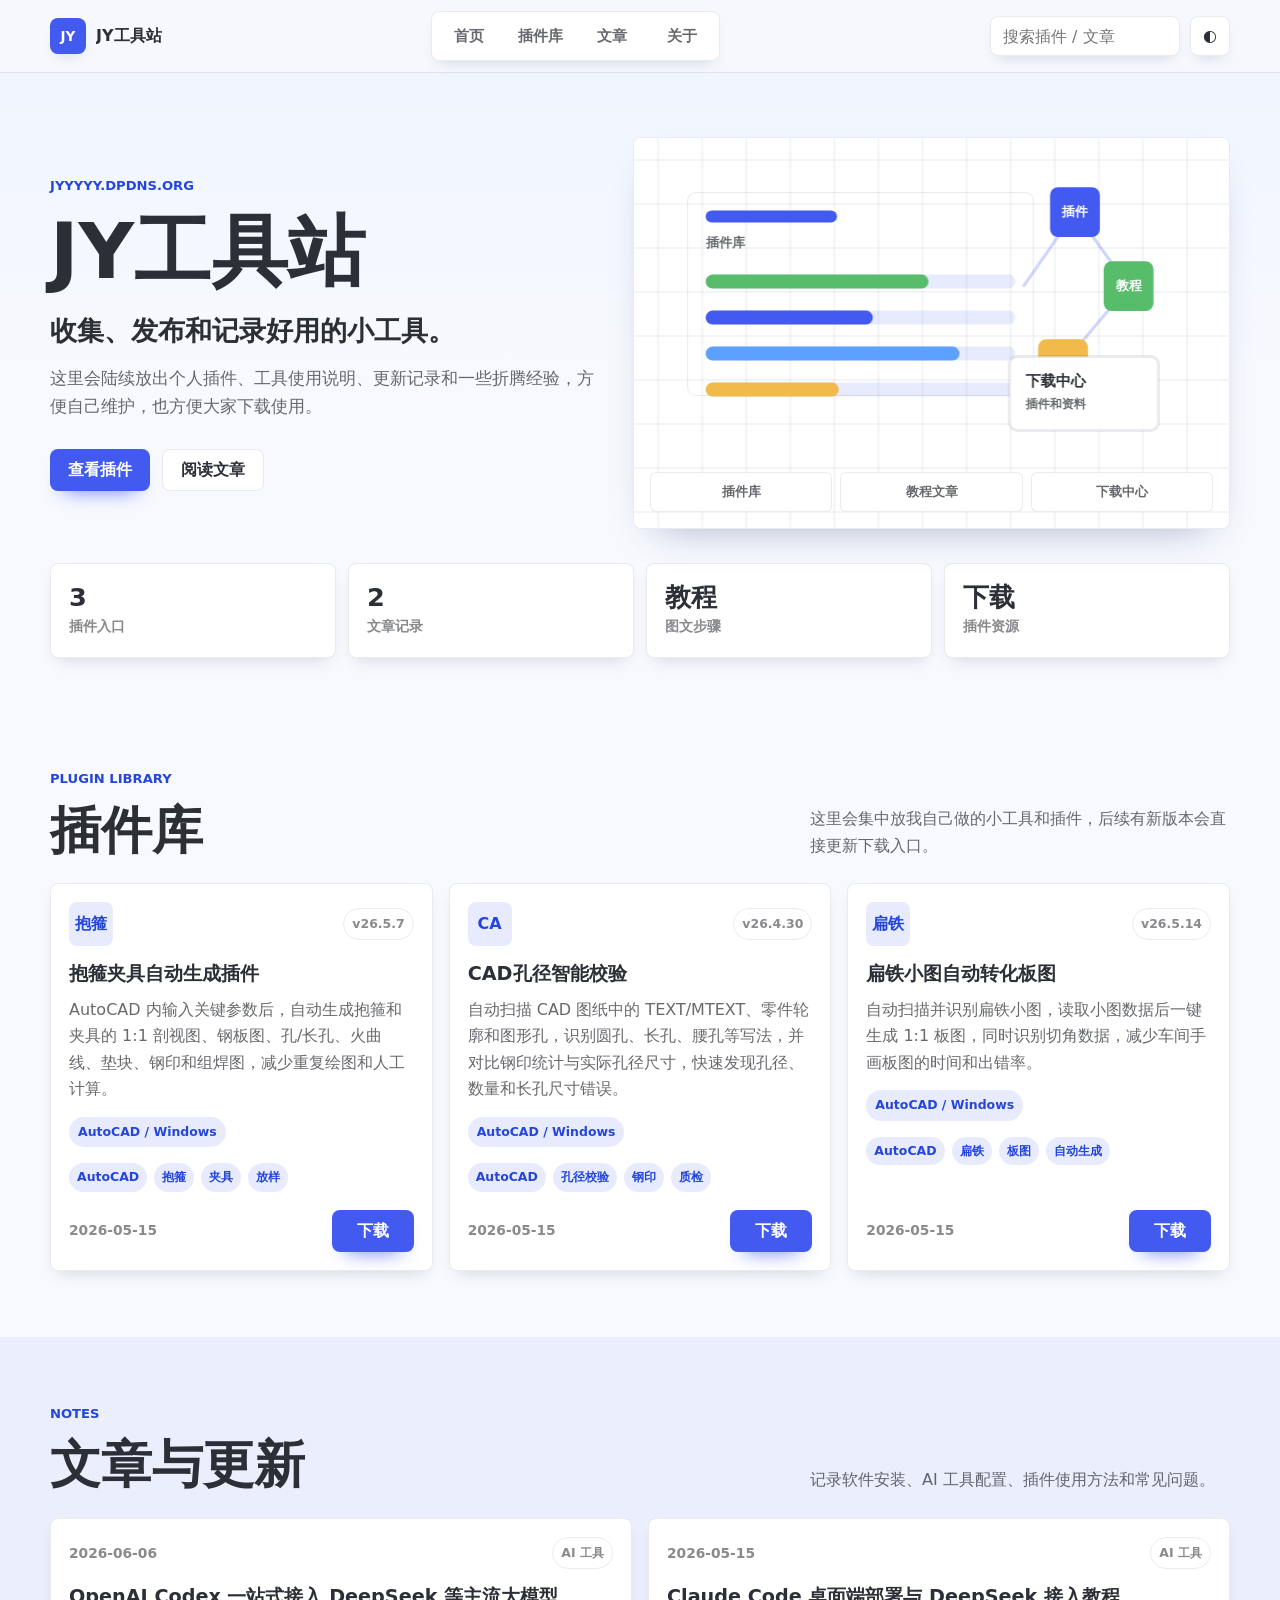
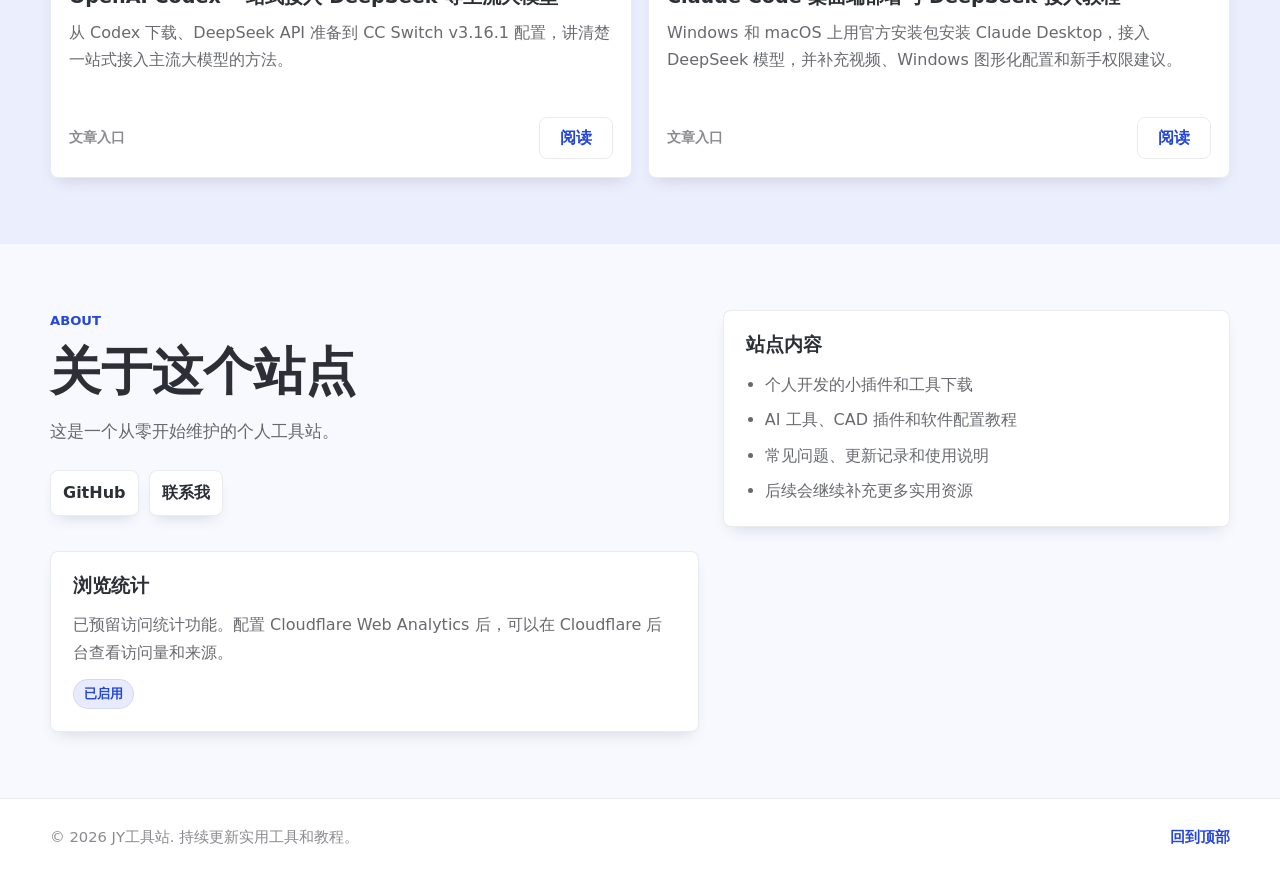
<file: index.html>
<!doctype html>
<html lang="zh-CN">
  <head>
    <meta charset="utf-8">
    <meta name="viewport" content="width=device-width, initial-scale=1">
    <meta name="theme-color" content="#f7f9fe">
    <meta
      name="description"
      content="JY工具站，一个用于发布个人插件、工具教程和技术记录的静态网站。"
    >
    <title>JY工具站</title>
    <link rel="stylesheet" href="assets/styles.css?v=20260606-1">
    <script defer src="assets/app.js?v=20260606-2"></script>
    <script defer src="assets/analytics.js?v=20260606-1" data-config="content/site.json"></script>
  </head>
  <body>
    <header class="site-header">
      <nav class="nav-wrap" aria-label="主导航">
        <a class="brand" href="#home" aria-label="返回首页">
          <span class="brand-mark" aria-hidden="true">JY</span>
          <span class="brand-text" data-site-name>JY工具站</span>
        </a>

        <button class="nav-toggle" type="button" aria-expanded="false" aria-controls="nav-menu">
          <span class="sr-only">打开导航</span>
          <span></span>
          <span></span>
          <span></span>
        </button>

        <div class="nav-menu" id="nav-menu">
          <a href="#home">首页</a>
          <a href="#plugins">插件库</a>
          <a href="#posts">文章</a>
          <a href="#about">关于</a>
        </div>

        <div class="nav-tools">
          <label class="search-box">
            <span class="sr-only">搜索插件和文章</span>
            <input id="site-search" type="search" placeholder="搜索插件 / 文章">
          </label>
          <button class="icon-button" id="theme-toggle" type="button" aria-label="切换深色模式" title="切换深色模式">
            <span aria-hidden="true">◐</span>
          </button>
        </div>
      </nav>
    </header>

    <main>
      <section class="hero-section" id="home">
        <div class="page-width hero-grid">
          <div class="hero-copy">
            <p class="eyebrow" data-domain>jyyyyy.dpdns.org</p>
            <h1 data-hero-title>JY工具站</h1>
            <p class="hero-tagline" data-tagline>收集、发布和记录好用的小工具。</p>
            <p class="hero-intro" data-intro>
              这里会陆续放出个人插件、工具使用说明、更新记录和一些折腾经验，方便自己维护，也方便大家下载使用。
            </p>
            <div class="hero-actions">
              <a class="primary-action" href="#plugins">查看插件</a>
              <a class="secondary-action" href="#posts">阅读文章</a>
            </div>
          </div>

          <div class="hero-visual" aria-label="工具站数据面板预览">
            <canvas id="hero-canvas" width="760" height="520"></canvas>
            <div class="visual-caption">
              <span>插件库</span>
              <span>教程文章</span>
              <span>下载中心</span>
            </div>
          </div>
        </div>
      </section>

      <section class="page-width status-strip" aria-label="站点概览">
        <div class="status-item">
          <span class="status-number" data-plugin-count>0</span>
          <span class="status-label">插件入口</span>
        </div>
        <div class="status-item">
          <span class="status-number" data-post-count>0</span>
          <span class="status-label">文章记录</span>
        </div>
        <div class="status-item">
          <span class="status-number">教程</span>
          <span class="status-label">图文步骤</span>
        </div>
        <div class="status-item">
          <span class="status-number">下载</span>
          <span class="status-label">插件资源</span>
        </div>
      </section>

      <section class="page-section" id="plugins">
        <div class="page-width">
          <div class="section-heading">
            <div>
              <p class="eyebrow">Plugin Library</p>
              <h2>插件库</h2>
            </div>
            <p>这里会集中放我自己做的小工具和插件，后续有新版本会直接更新下载入口。</p>
          </div>
          <div class="plugin-grid" id="plugin-grid" aria-live="polite"></div>
        </div>
      </section>

      <section class="page-section tinted" id="posts">
        <div class="page-width">
          <div class="section-heading">
            <div>
              <p class="eyebrow">Notes</p>
              <h2>文章与更新</h2>
            </div>
            <p>记录软件安装、AI 工具配置、插件使用方法和常见问题。</p>
          </div>
          <div class="post-grid" id="post-grid" aria-live="polite"></div>
        </div>
      </section>

      <section class="page-section" id="about">
        <div class="page-width about-grid">
          <div>
            <p class="eyebrow">About</p>
            <h2>关于这个站点</h2>
            <p class="about-text" data-about>
              这是一个从零开始维护的个人工具站，重点是让内容更新足够简单。你可以先把它当作个人主页、插件下载页和技术笔记入口。
            </p>
            <div class="social-links" data-social-links></div>
          </div>

          <div class="guide-panel">
            <h3>站点内容</h3>
            <ul>
              <li>个人开发的小插件和工具下载</li>
              <li>AI 工具、CAD 插件和软件配置教程</li>
              <li>常见问题、更新记录和使用说明</li>
              <li>后续会继续补充更多实用资源</li>
            </ul>
          </div>

          <div class="guide-panel analytics-panel">
            <h3>浏览统计</h3>
            <p data-analytics-note>
              已预留访问统计功能。配置 Cloudflare Web Analytics 后，可以在 Cloudflare 后台查看访问量和来源。
            </p>
            <span class="status-badge" data-analytics-status>待配置</span>
          </div>
        </div>
      </section>
    </main>

    <footer class="site-footer">
      <div class="page-width footer-inner">
        <span data-footer-text>© 2026 JY工具站</span>
        <a href="#home">回到顶部</a>
      </div>
    </footer>

    <noscript>
      <div class="noscript-warning">
        这个网站需要启用 JavaScript 才能读取插件和文章列表。
      </div>
    </noscript>
  </body>
</html>
</file>
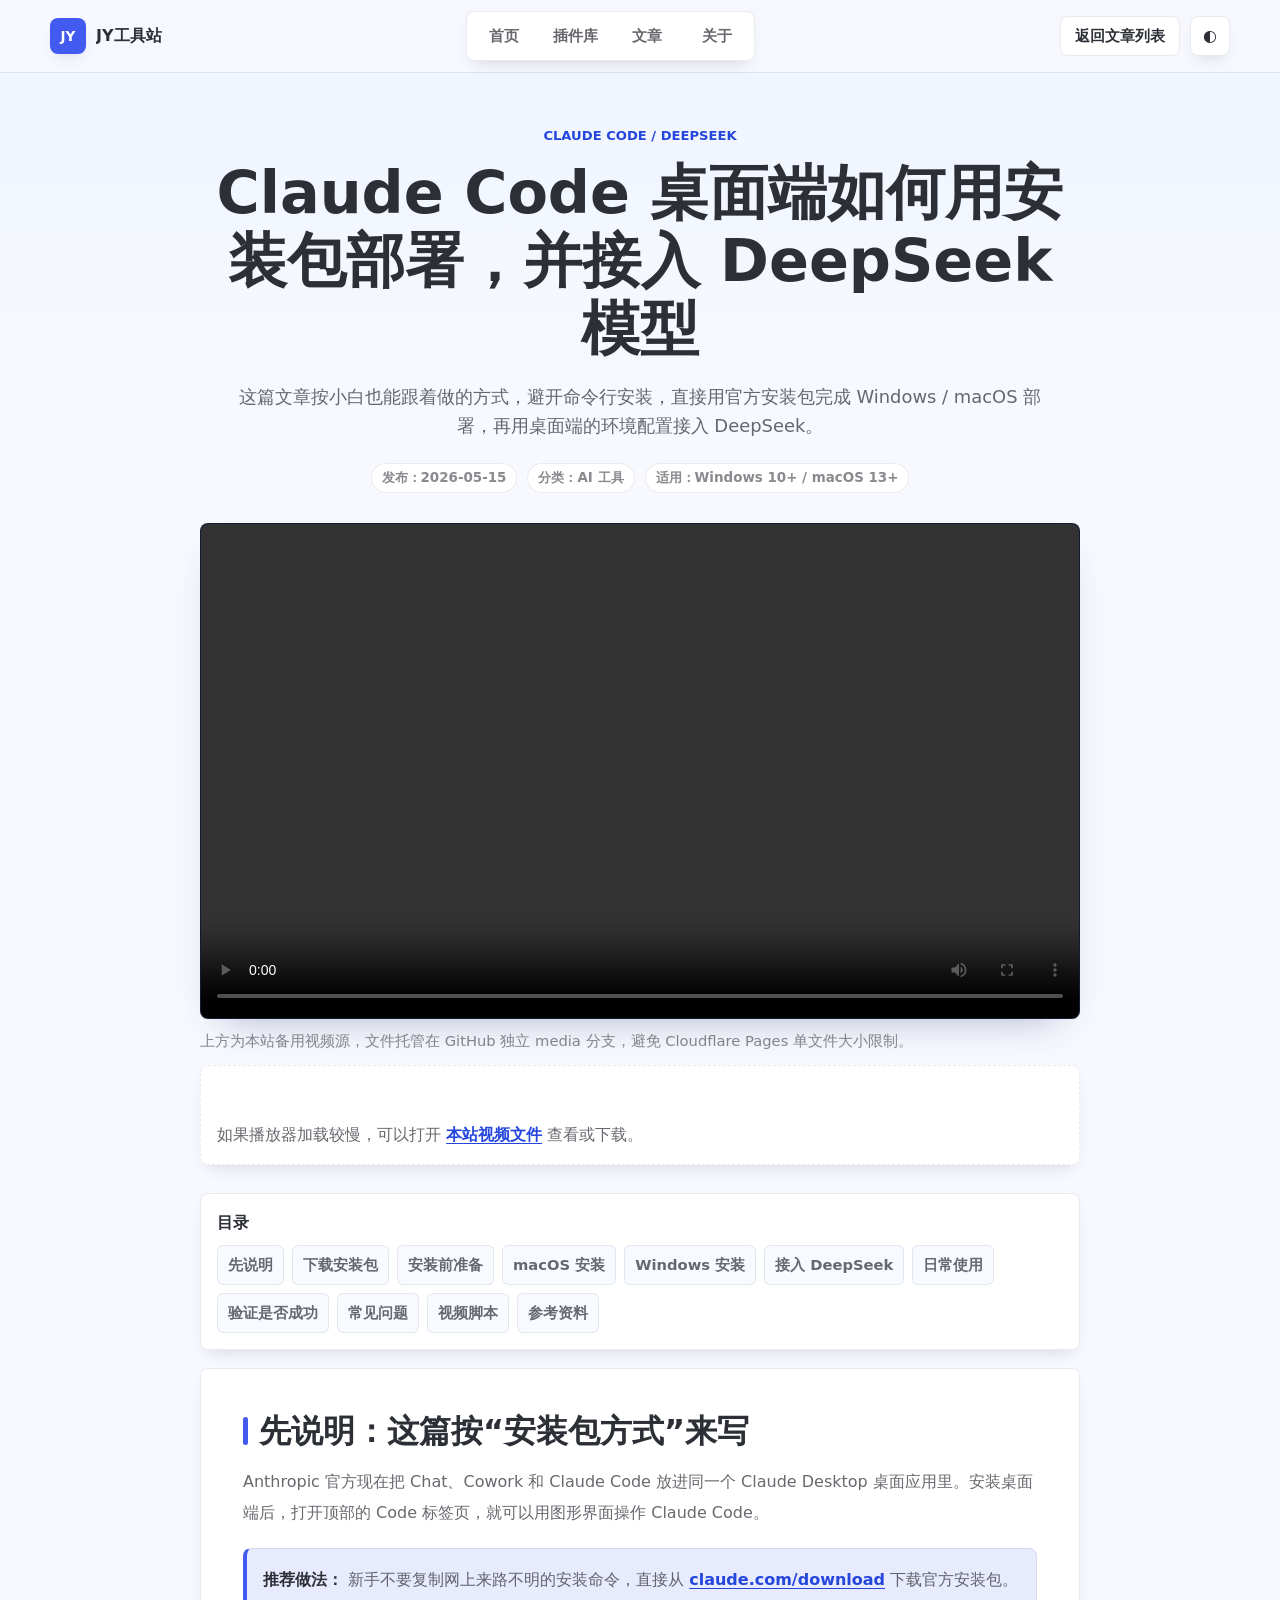
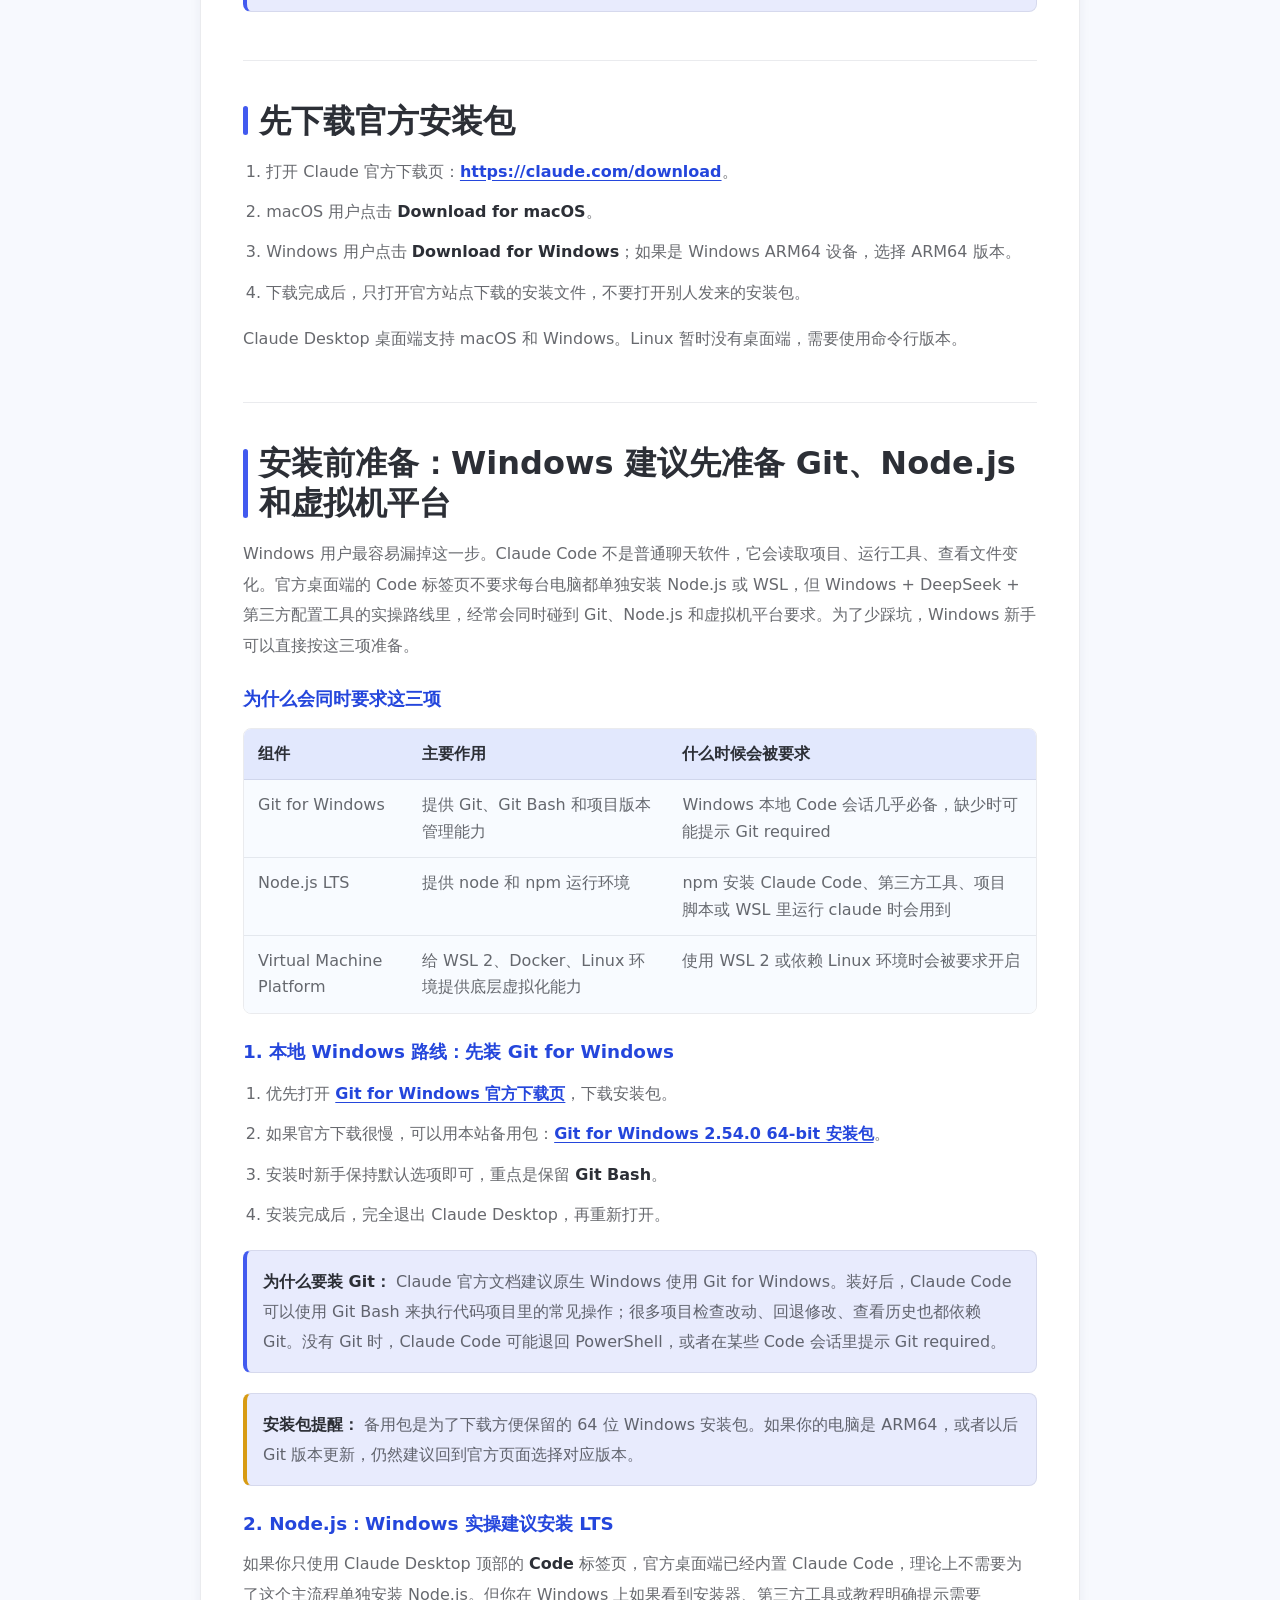
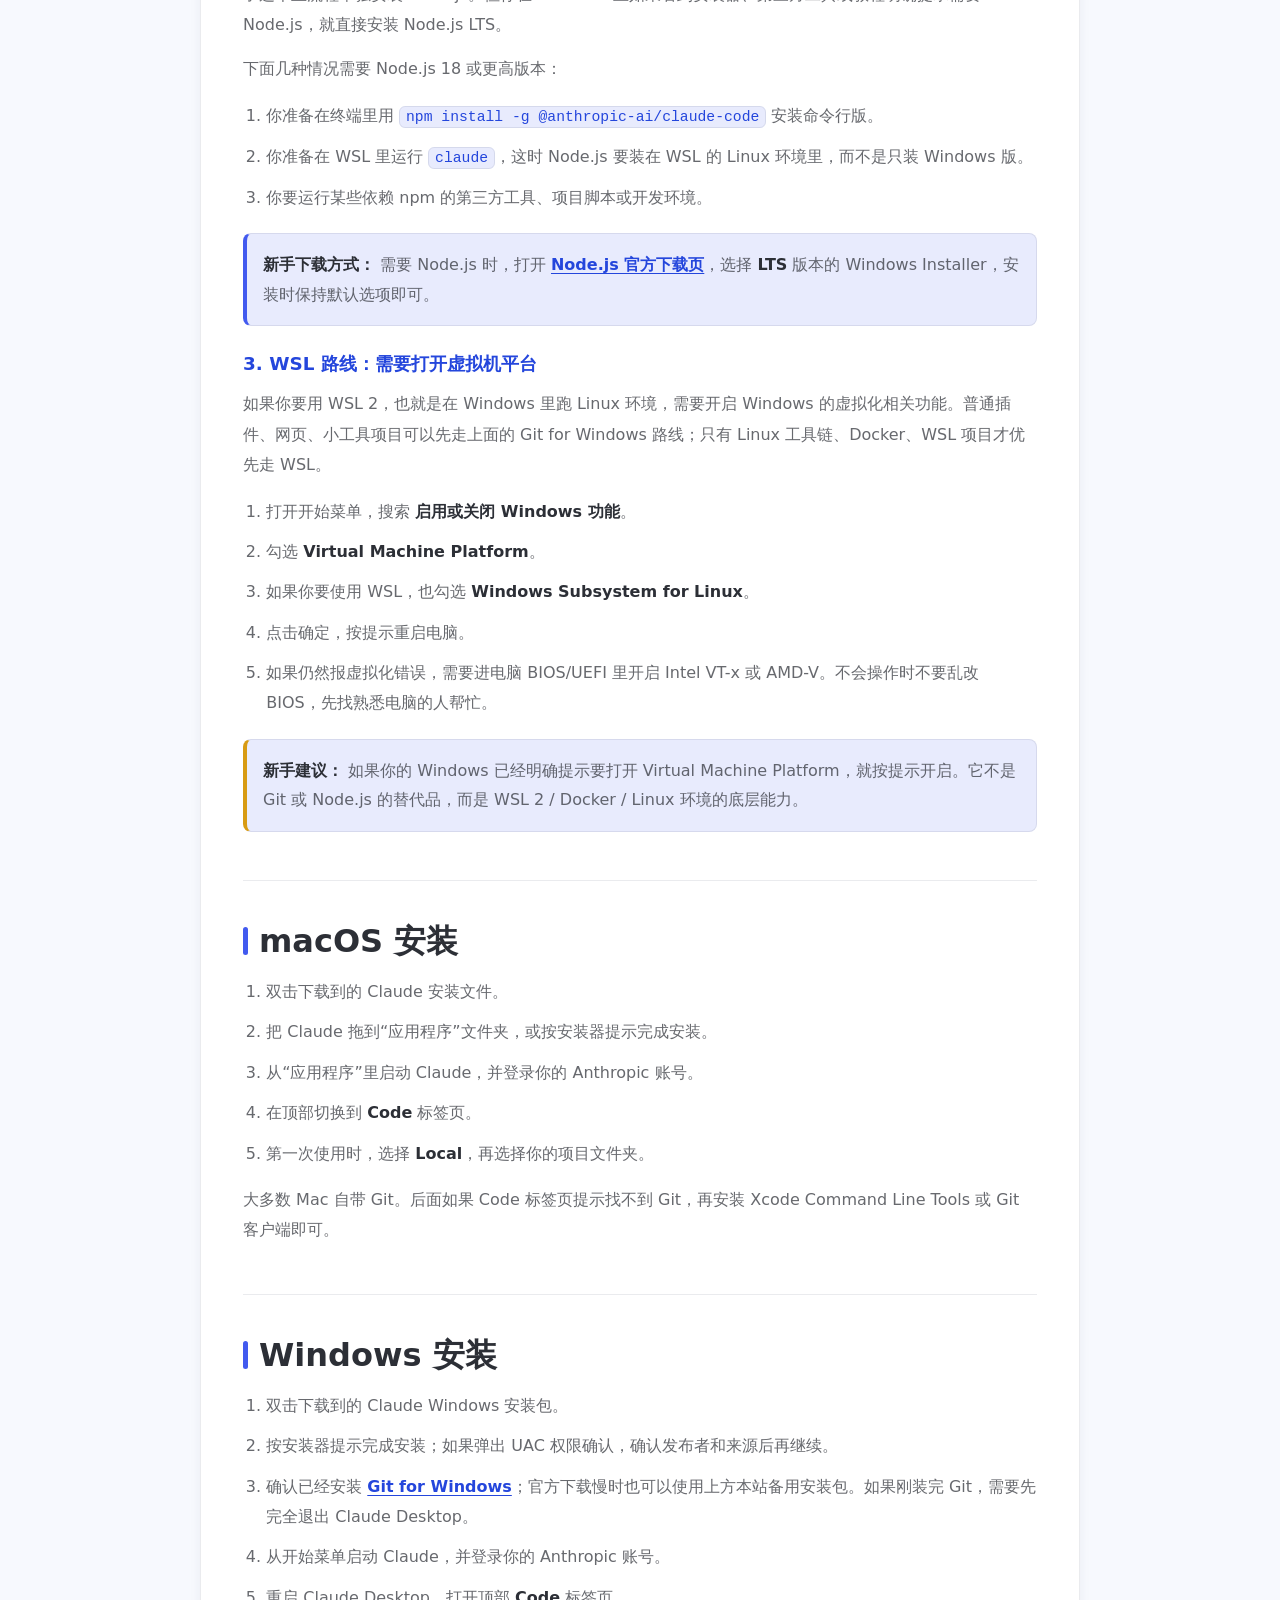
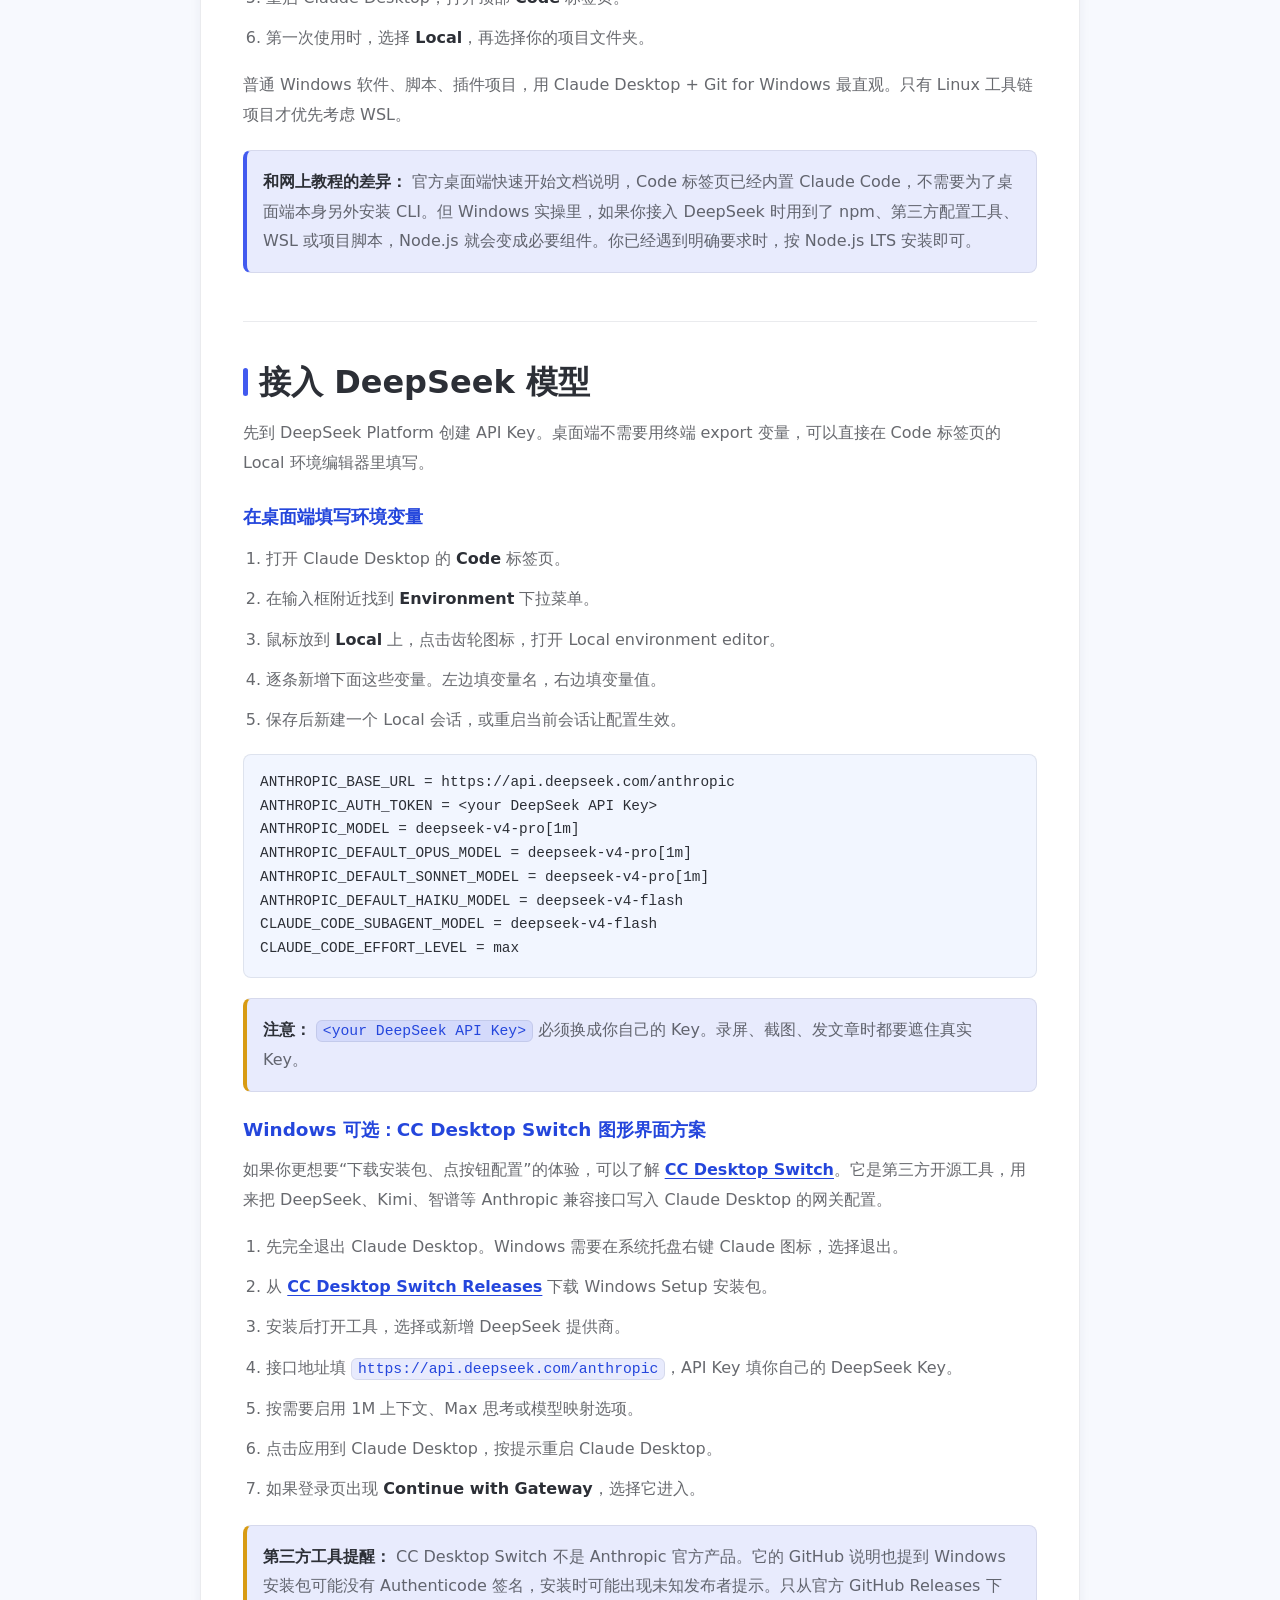
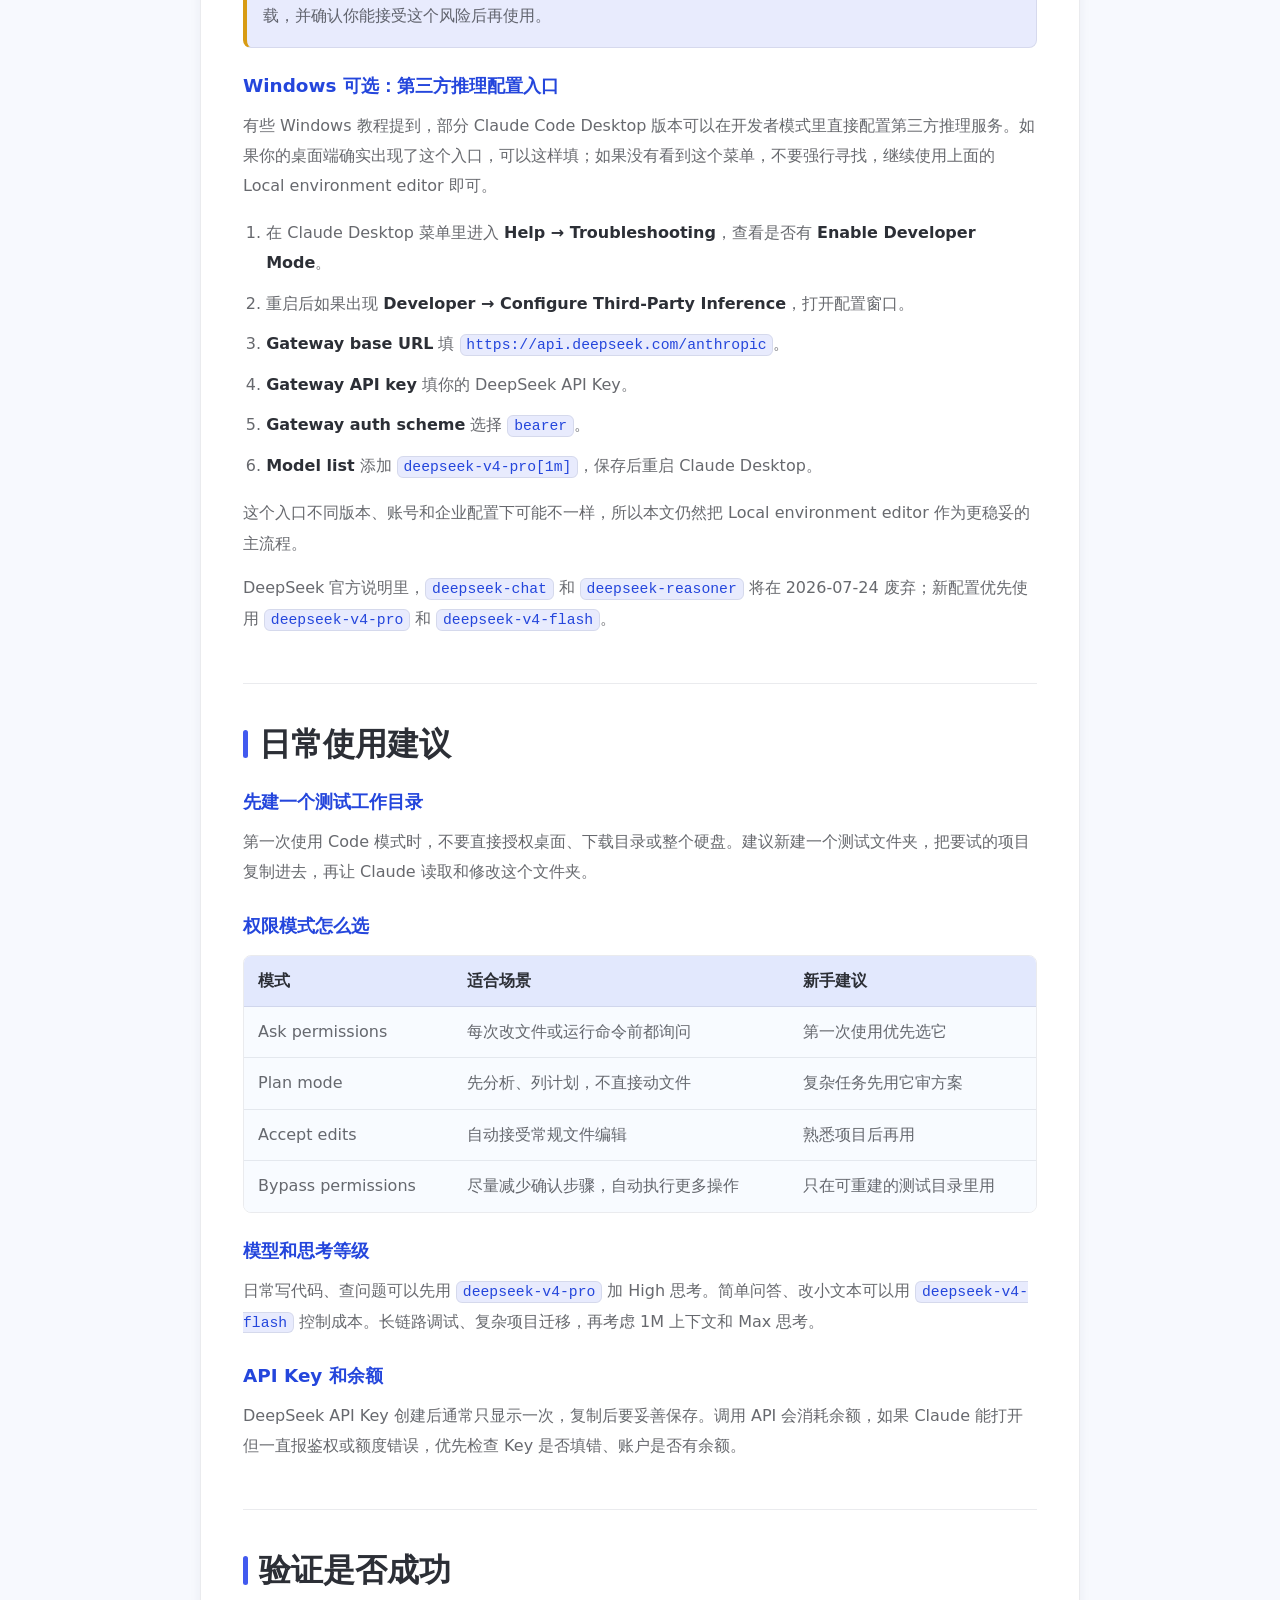
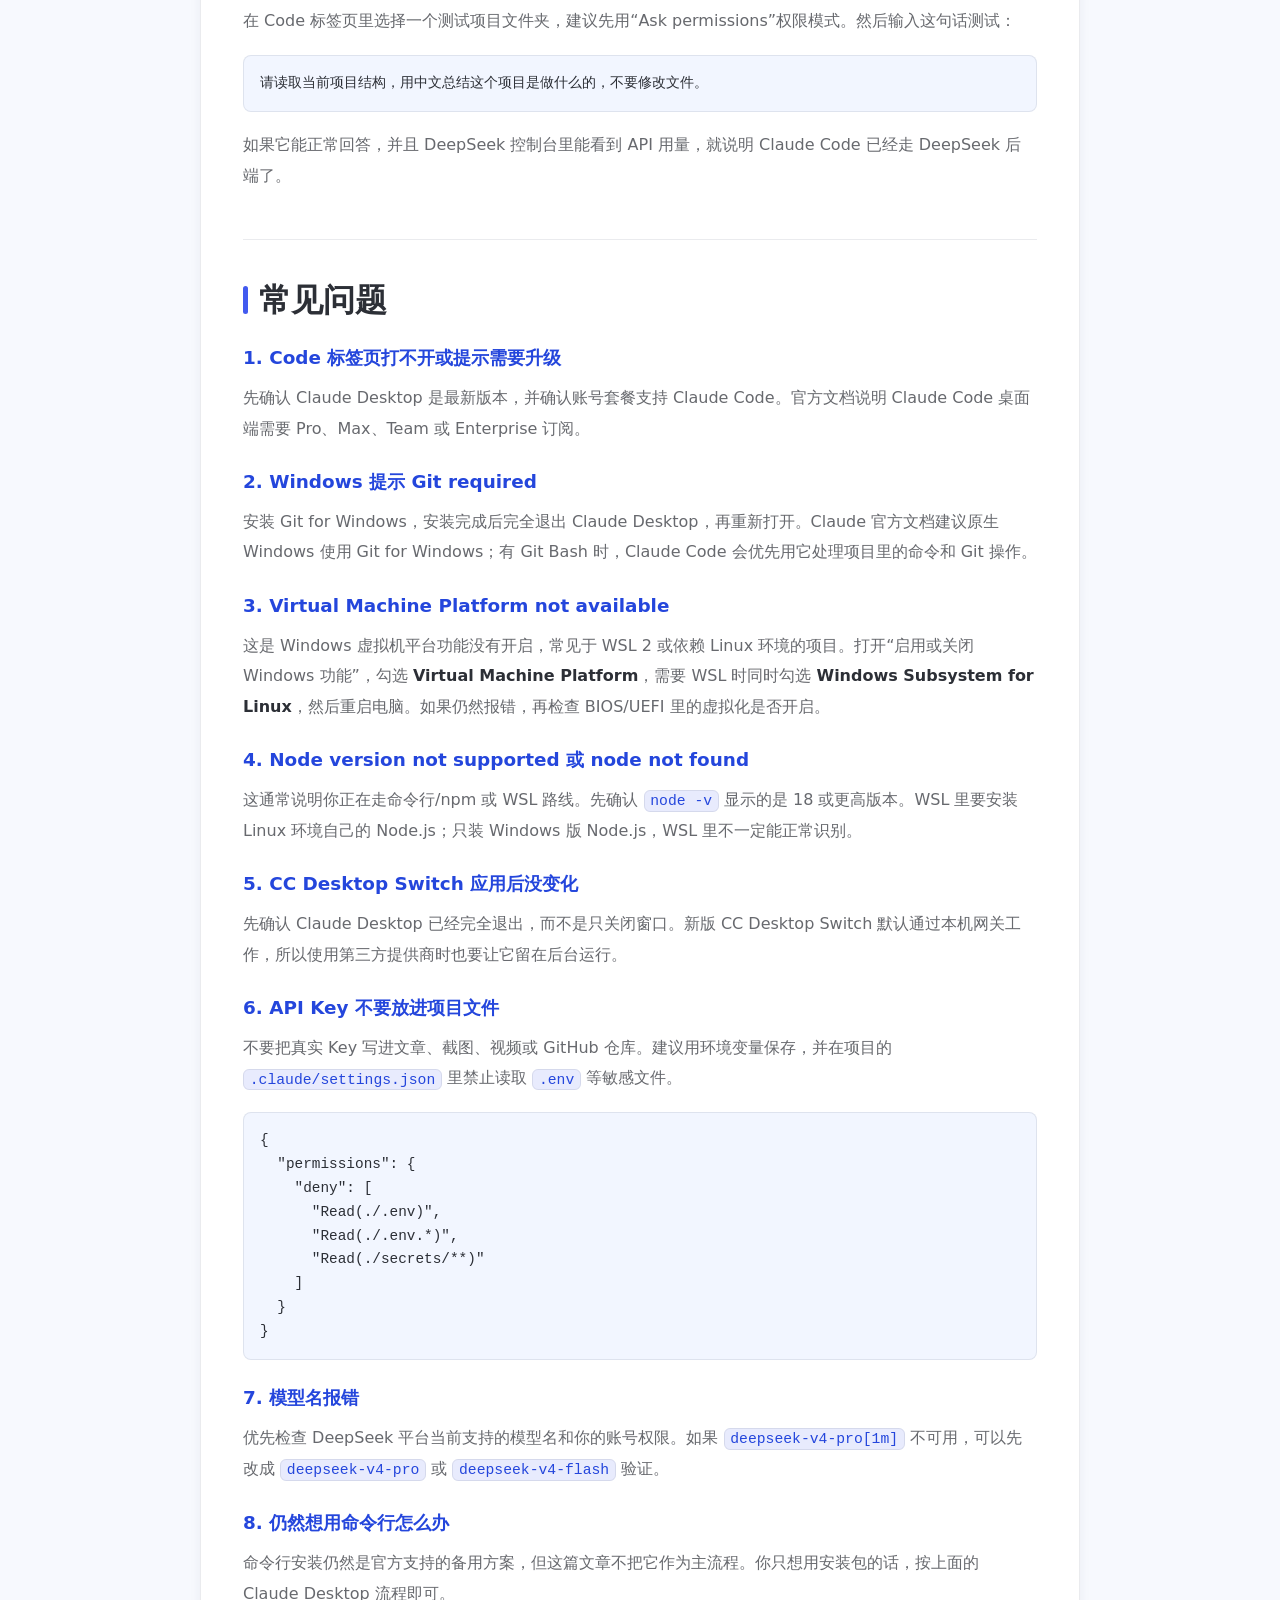
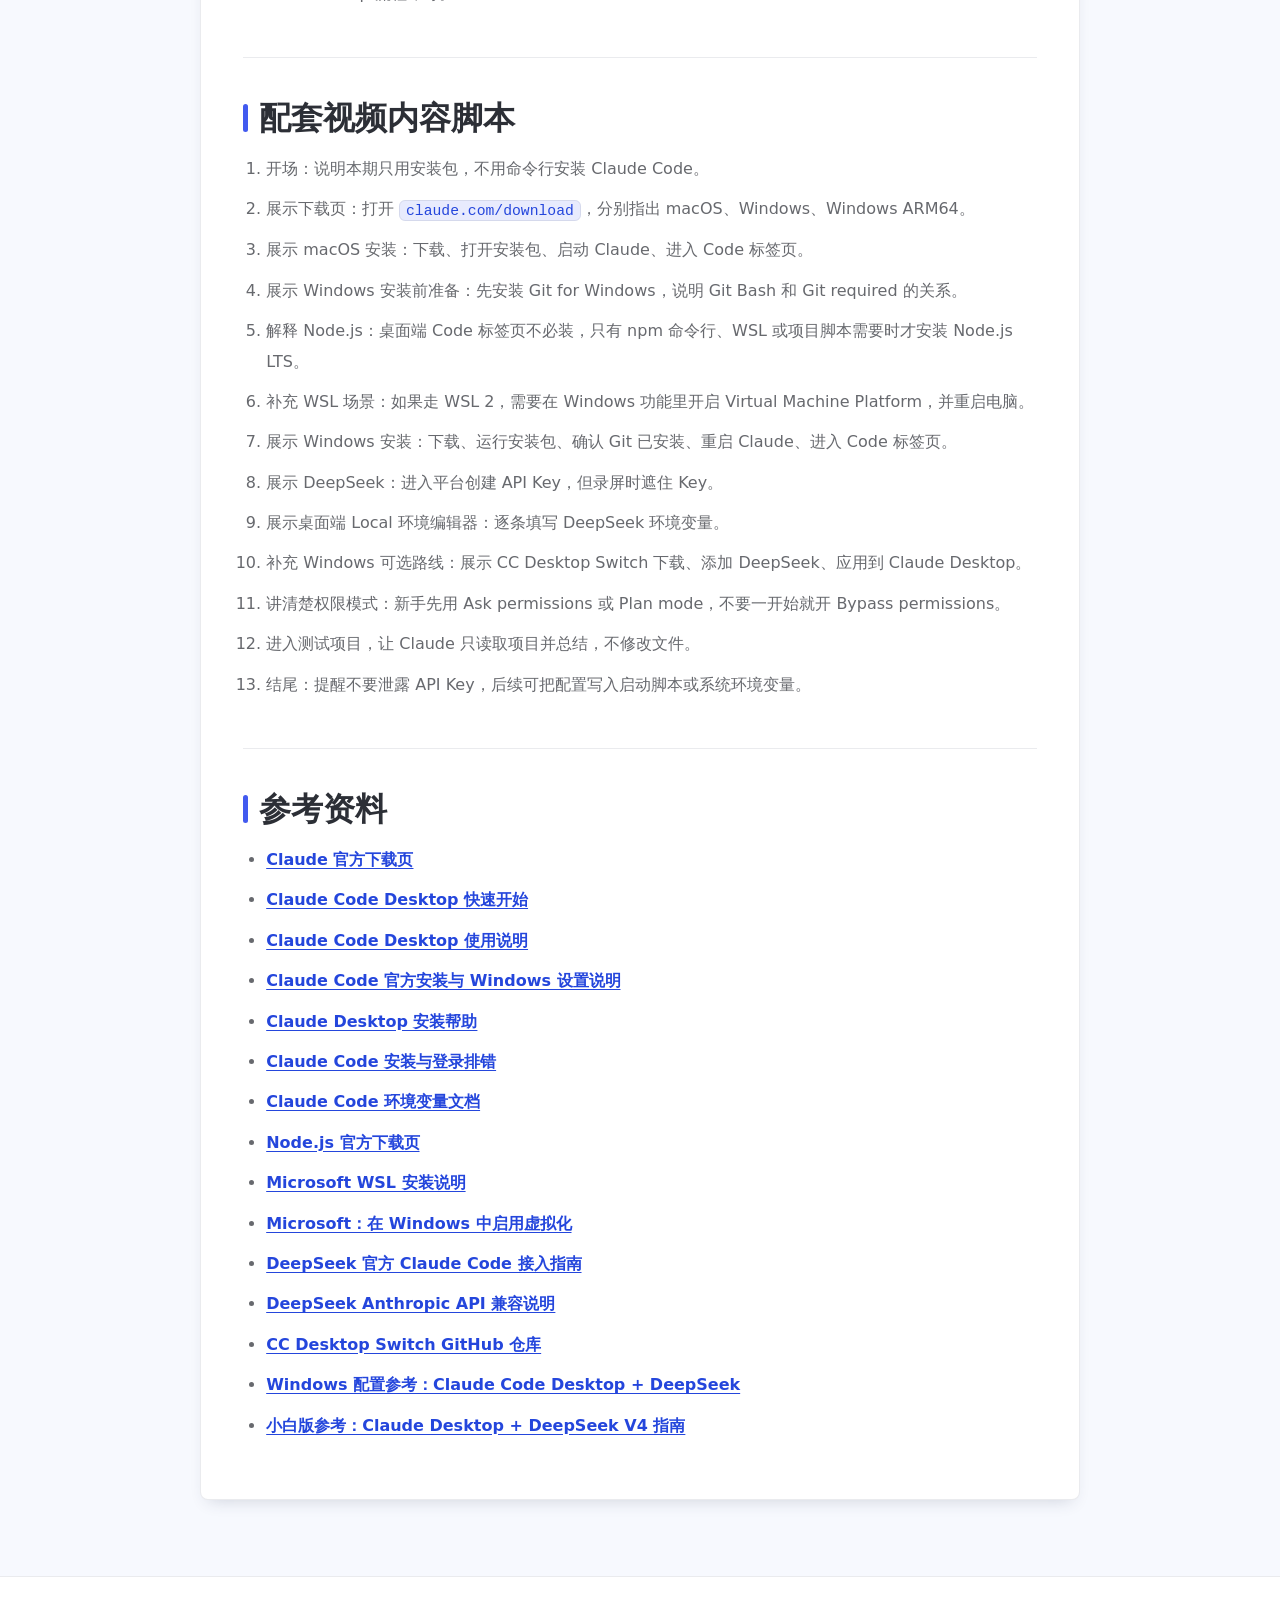
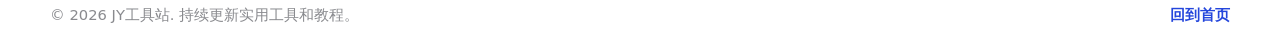
<file: posts/claude-code-deepseek-windows-mac.html>
<!doctype html>
<html lang="zh-CN">
  <head>
    <meta charset="utf-8">
    <meta name="viewport" content="width=device-width, initial-scale=1">
    <meta name="theme-color" content="#f7f9fe">
    <meta
      name="description"
      content="Windows 和 macOS 上通过官方安装包部署 Claude Code 桌面端，并接入 DeepSeek 模型的完整教程。"
    >
    <title>Claude Code 桌面端部署与 DeepSeek 接入教程 - JY工具站</title>
    <link rel="stylesheet" href="../assets/styles.css?v=20260606-1">
    <script defer src="../assets/analytics.js?v=20260606-1" data-config="../content/site.json"></script>
    <script>
      (() => {
        const saved = window.localStorage.getItem("jy-theme");
        const prefersDark = window.matchMedia("(prefers-color-scheme: dark)").matches;
        document.documentElement.dataset.theme = saved || (prefersDark ? "dark" : "light");
      })();
    </script>
  </head>
  <body class="article-page">
    <header class="site-header">
      <nav class="nav-wrap article-nav" aria-label="主导航">
        <a class="brand" href="../index.html#home" aria-label="返回首页">
          <span class="brand-mark" aria-hidden="true">JY</span>
          <span class="brand-text">JY工具站</span>
        </a>

        <div class="nav-menu">
          <a href="../index.html#home">首页</a>
          <a href="../index.html#plugins">插件库</a>
          <a href="../index.html#posts">文章</a>
          <a href="../index.html#about">关于</a>
        </div>

        <div class="nav-tools">
          <a class="secondary-action compact-action" href="../index.html#posts">返回文章列表</a>
          <button class="icon-button" id="article-theme-toggle" type="button" aria-label="切换深色模式" title="切换深色模式">
            <span aria-hidden="true">◐</span>
          </button>
        </div>
      </nav>
    </header>

    <main>
      <article class="article-shell">
        <header class="article-hero">
          <p class="eyebrow">Claude Code / DeepSeek</p>
          <h1>Claude Code 桌面端如何用安装包部署，并接入 DeepSeek 模型</h1>
          <p class="article-lead">
            这篇文章按小白也能跟着做的方式，避开命令行安装，直接用官方安装包完成 Windows / macOS 部署，再用桌面端的环境配置接入 DeepSeek。
          </p>
          <div class="article-meta">
            <span>发布：2026-05-15</span>
            <span>分类：AI 工具</span>
            <span>适用：Windows 10+ / macOS 13+</span>
          </div>
        </header>

        <section class="article-video" aria-label="配套视频">
          <div class="video-shell">
            <video
              class="video-frame"
              controls
              preload="metadata"
              playsinline
              src="https://raw.githubusercontent.com/mnm158/jy-tools-site/media/claude-code-deepseek-desktop-tutorial.mp4"
            >
              你的浏览器暂不支持直接播放该视频，可以使用下方备用链接打开或下载。
            </video>
          </div>
          <p class="video-note">
            上方为本站备用视频源，文件托管在 GitHub 独立 media 分支，避免 Cloudflare Pages 单文件大小限制。
          </p>
          <div class="video-fallback-card">
            <span class="video-badge">备用观看方式</span>
            <p>
              如果播放器加载较慢，可以打开
              <a href="https://raw.githubusercontent.com/mnm158/jy-tools-site/media/claude-code-deepseek-desktop-tutorial.mp4" target="_blank" rel="noopener">本站视频文件</a>
              查看或下载。
            </p>
          </div>
        </section>

        <div class="article-layout">
          <aside class="toc-panel" aria-label="文章目录">
            <strong>目录</strong>
            <a href="#what">先说明</a>
            <a href="#download">下载安装包</a>
            <a href="#prep">安装前准备</a>
            <a href="#mac">macOS 安装</a>
            <a href="#windows">Windows 安装</a>
            <a href="#deepseek">接入 DeepSeek</a>
            <a href="#usage">日常使用</a>
            <a href="#check">验证是否成功</a>
            <a href="#trouble">常见问题</a>
            <a href="#video-script">视频脚本</a>
            <a href="#sources">参考资料</a>
          </aside>

          <div class="article-content">
            <section id="what">
              <h2>先说明：这篇按“安装包方式”来写</h2>
              <p>
                Anthropic 官方现在把 Chat、Cowork 和 Claude Code 放进同一个 Claude Desktop 桌面应用里。安装桌面端后，打开顶部的 Code 标签页，就可以用图形界面操作 Claude Code。
              </p>
              <div class="callout">
                <strong>推荐做法：</strong>
                新手不要复制网上来路不明的安装命令，直接从 <a href="https://claude.com/download" target="_blank" rel="noopener">claude.com/download</a> 下载官方安装包。
              </div>
            </section>

            <section id="download">
              <h2>先下载官方安装包</h2>
              <ol>
                <li>打开 Claude 官方下载页：<a href="https://claude.com/download" target="_blank" rel="noopener">https://claude.com/download</a>。</li>
                <li>macOS 用户点击 <strong>Download for macOS</strong>。</li>
                <li>Windows 用户点击 <strong>Download for Windows</strong>；如果是 Windows ARM64 设备，选择 ARM64 版本。</li>
                <li>下载完成后，只打开官方站点下载的安装文件，不要打开别人发来的安装包。</li>
              </ol>
              <p>
                Claude Desktop 桌面端支持 macOS 和 Windows。Linux 暂时没有桌面端，需要使用命令行版本。
              </p>
            </section>

            <section id="prep">
              <h2>安装前准备：Windows 建议先准备 Git、Node.js 和虚拟机平台</h2>
              <p>
                Windows 用户最容易漏掉这一步。Claude Code 不是普通聊天软件，它会读取项目、运行工具、查看文件变化。官方桌面端的 Code 标签页不要求每台电脑都单独安装 Node.js 或 WSL，但 Windows + DeepSeek + 第三方配置工具的实操路线里，经常会同时碰到 Git、Node.js 和虚拟机平台要求。为了少踩坑，Windows 新手可以直接按这三项准备。
              </p>

              <h3>为什么会同时要求这三项</h3>
              <div class="table-wrap">
                <table>
                  <thead>
                    <tr>
                      <th>组件</th>
                      <th>主要作用</th>
                      <th>什么时候会被要求</th>
                    </tr>
                  </thead>
                  <tbody>
                    <tr>
                      <td>Git for Windows</td>
                      <td>提供 Git、Git Bash 和项目版本管理能力</td>
                      <td>Windows 本地 Code 会话几乎必备，缺少时可能提示 Git required</td>
                    </tr>
                    <tr>
                      <td>Node.js LTS</td>
                      <td>提供 node 和 npm 运行环境</td>
                      <td>npm 安装 Claude Code、第三方工具、项目脚本或 WSL 里运行 claude 时会用到</td>
                    </tr>
                    <tr>
                      <td>Virtual Machine Platform</td>
                      <td>给 WSL 2、Docker、Linux 环境提供底层虚拟化能力</td>
                      <td>使用 WSL 2 或依赖 Linux 环境时会被要求开启</td>
                    </tr>
                  </tbody>
                </table>
              </div>

              <h3>1. 本地 Windows 路线：先装 Git for Windows</h3>
              <ol>
                <li>优先打开 <a href="https://git-scm.com/downloads/win" target="_blank" rel="noopener">Git for Windows 官方下载页</a>，下载安装包。</li>
                <li>如果官方下载很慢，可以用本站备用包：<a href="https://raw.githubusercontent.com/mnm158/jy-tools-site/media/git-for-windows-2.54.0-64-bit.exe" target="_blank" rel="noopener">Git for Windows 2.54.0 64-bit 安装包</a>。</li>
                <li>安装时新手保持默认选项即可，重点是保留 <strong>Git Bash</strong>。</li>
                <li>安装完成后，完全退出 Claude Desktop，再重新打开。</li>
              </ol>
              <div class="callout">
                <strong>为什么要装 Git：</strong>
                Claude 官方文档建议原生 Windows 使用 Git for Windows。装好后，Claude Code 可以使用 Git Bash 来执行代码项目里的常见操作；很多项目检查改动、回退修改、查看历史也都依赖 Git。没有 Git 时，Claude Code 可能退回 PowerShell，或者在某些 Code 会话里提示 Git required。
              </div>
              <div class="callout warning">
                <strong>安装包提醒：</strong>
                备用包是为了下载方便保留的 64 位 Windows 安装包。如果你的电脑是 ARM64，或者以后 Git 版本更新，仍然建议回到官方页面选择对应版本。
              </div>

              <h3>2. Node.js：Windows 实操建议安装 LTS</h3>
              <p>
                如果你只使用 Claude Desktop 顶部的 <strong>Code</strong> 标签页，官方桌面端已经内置 Claude Code，理论上不需要为了这个主流程单独安装 Node.js。但你在 Windows 上如果看到安装器、第三方工具或教程明确提示需要 Node.js，就直接安装 Node.js LTS。
              </p>
              <p>
                下面几种情况需要 Node.js 18 或更高版本：
              </p>
              <ol>
                <li>你准备在终端里用 <code>npm install -g @anthropic-ai/claude-code</code> 安装命令行版。</li>
                <li>你准备在 WSL 里运行 <code>claude</code>，这时 Node.js 要装在 WSL 的 Linux 环境里，而不是只装 Windows 版。</li>
                <li>你要运行某些依赖 npm 的第三方工具、项目脚本或开发环境。</li>
              </ol>
              <div class="callout">
                <strong>新手下载方式：</strong>
                需要 Node.js 时，打开 <a href="https://nodejs.org/en/download" target="_blank" rel="noopener">Node.js 官方下载页</a>，选择 <strong>LTS</strong> 版本的 Windows Installer，安装时保持默认选项即可。
              </div>

              <h3>3. WSL 路线：需要打开虚拟机平台</h3>
              <p>
                如果你要用 WSL 2，也就是在 Windows 里跑 Linux 环境，需要开启 Windows 的虚拟化相关功能。普通插件、网页、小工具项目可以先走上面的 Git for Windows 路线；只有 Linux 工具链、Docker、WSL 项目才优先走 WSL。
              </p>
              <ol>
                <li>打开开始菜单，搜索 <strong>启用或关闭 Windows 功能</strong>。</li>
                <li>勾选 <strong>Virtual Machine Platform</strong>。</li>
                <li>如果你要使用 WSL，也勾选 <strong>Windows Subsystem for Linux</strong>。</li>
                <li>点击确定，按提示重启电脑。</li>
                <li>如果仍然报虚拟化错误，需要进电脑 BIOS/UEFI 里开启 Intel VT-x 或 AMD-V。不会操作时不要乱改 BIOS，先找熟悉电脑的人帮忙。</li>
              </ol>
              <div class="callout warning">
                <strong>新手建议：</strong>
                如果你的 Windows 已经明确提示要打开 Virtual Machine Platform，就按提示开启。它不是 Git 或 Node.js 的替代品，而是 WSL 2 / Docker / Linux 环境的底层能力。
              </div>
            </section>

            <section id="mac">
              <h2>macOS 安装</h2>
              <ol>
                <li>双击下载到的 Claude 安装文件。</li>
                <li>把 Claude 拖到“应用程序”文件夹，或按安装器提示完成安装。</li>
                <li>从“应用程序”里启动 Claude，并登录你的 Anthropic 账号。</li>
                <li>在顶部切换到 <strong>Code</strong> 标签页。</li>
                <li>第一次使用时，选择 <strong>Local</strong>，再选择你的项目文件夹。</li>
              </ol>
              <p>
                大多数 Mac 自带 Git。后面如果 Code 标签页提示找不到 Git，再安装 Xcode Command Line Tools 或 Git 客户端即可。
              </p>
            </section>

            <section id="windows">
              <h2>Windows 安装</h2>
              <ol>
                <li>双击下载到的 Claude Windows 安装包。</li>
                <li>按安装器提示完成安装；如果弹出 UAC 权限确认，确认发布者和来源后再继续。</li>
                <li>确认已经安装 <a href="https://git-scm.com/downloads/win" target="_blank" rel="noopener">Git for Windows</a>；官方下载慢时也可以使用上方本站备用安装包。如果刚装完 Git，需要先完全退出 Claude Desktop。</li>
                <li>从开始菜单启动 Claude，并登录你的 Anthropic 账号。</li>
                <li>重启 Claude Desktop，打开顶部 <strong>Code</strong> 标签页。</li>
                <li>第一次使用时，选择 <strong>Local</strong>，再选择你的项目文件夹。</li>
              </ol>
              <p>
                普通 Windows 软件、脚本、插件项目，用 Claude Desktop + Git for Windows 最直观。只有 Linux 工具链项目才优先考虑 WSL。
              </p>
              <div class="callout">
                <strong>和网上教程的差异：</strong>
                官方桌面端快速开始文档说明，Code 标签页已经内置 Claude Code，不需要为了桌面端本身另外安装 CLI。但 Windows 实操里，如果你接入 DeepSeek 时用到了 npm、第三方配置工具、WSL 或项目脚本，Node.js 就会变成必要组件。你已经遇到明确要求时，按 Node.js LTS 安装即可。
              </div>
            </section>

            <section id="deepseek">
              <h2>接入 DeepSeek 模型</h2>
              <p>
                先到 DeepSeek Platform 创建 API Key。桌面端不需要用终端 export 变量，可以直接在 Code 标签页的 Local 环境编辑器里填写。
              </p>

              <h3>在桌面端填写环境变量</h3>
              <ol>
                <li>打开 Claude Desktop 的 <strong>Code</strong> 标签页。</li>
                <li>在输入框附近找到 <strong>Environment</strong> 下拉菜单。</li>
                <li>鼠标放到 <strong>Local</strong> 上，点击齿轮图标，打开 Local environment editor。</li>
                <li>逐条新增下面这些变量。左边填变量名，右边填变量值。</li>
                <li>保存后新建一个 Local 会话，或重启当前会话让配置生效。</li>
              </ol>

              <pre><code>ANTHROPIC_BASE_URL = https://api.deepseek.com/anthropic
ANTHROPIC_AUTH_TOKEN = &lt;your DeepSeek API Key&gt;
ANTHROPIC_MODEL = deepseek-v4-pro[1m]
ANTHROPIC_DEFAULT_OPUS_MODEL = deepseek-v4-pro[1m]
ANTHROPIC_DEFAULT_SONNET_MODEL = deepseek-v4-pro[1m]
ANTHROPIC_DEFAULT_HAIKU_MODEL = deepseek-v4-flash
CLAUDE_CODE_SUBAGENT_MODEL = deepseek-v4-flash
CLAUDE_CODE_EFFORT_LEVEL = max</code></pre>

              <div class="callout warning">
                <strong>注意：</strong>
                <code>&lt;your DeepSeek API Key&gt;</code> 必须换成你自己的 Key。录屏、截图、发文章时都要遮住真实 Key。
              </div>

              <h3>Windows 可选：CC Desktop Switch 图形界面方案</h3>
              <p>
                如果你更想要“下载安装包、点按钮配置”的体验，可以了解 <a href="https://github.com/lonr-6/cc-desktop-switch" target="_blank" rel="noopener">CC Desktop Switch</a>。它是第三方开源工具，用来把 DeepSeek、Kimi、智谱等 Anthropic 兼容接口写入 Claude Desktop 的网关配置。
              </p>
              <ol>
                <li>先完全退出 Claude Desktop。Windows 需要在系统托盘右键 Claude 图标，选择退出。</li>
                <li>从 <a href="https://github.com/lonr-6/cc-desktop-switch/releases/latest" target="_blank" rel="noopener">CC Desktop Switch Releases</a> 下载 Windows Setup 安装包。</li>
                <li>安装后打开工具，选择或新增 DeepSeek 提供商。</li>
                <li>接口地址填 <code>https://api.deepseek.com/anthropic</code>，API Key 填你自己的 DeepSeek Key。</li>
                <li>按需要启用 1M 上下文、Max 思考或模型映射选项。</li>
                <li>点击应用到 Claude Desktop，按提示重启 Claude Desktop。</li>
                <li>如果登录页出现 <strong>Continue with Gateway</strong>，选择它进入。</li>
              </ol>
              <div class="callout warning">
                <strong>第三方工具提醒：</strong>
                CC Desktop Switch 不是 Anthropic 官方产品。它的 GitHub 说明也提到 Windows 安装包可能没有 Authenticode 签名，安装时可能出现未知发布者提示。只从官方 GitHub Releases 下载，并确认你能接受这个风险后再使用。
              </div>

              <h3>Windows 可选：第三方推理配置入口</h3>
              <p>
                有些 Windows 教程提到，部分 Claude Code Desktop 版本可以在开发者模式里直接配置第三方推理服务。如果你的桌面端确实出现了这个入口，可以这样填；如果没有看到这个菜单，不要强行寻找，继续使用上面的 Local environment editor 即可。
              </p>
              <ol>
                <li>在 Claude Desktop 菜单里进入 <strong>Help → Troubleshooting</strong>，查看是否有 <strong>Enable Developer Mode</strong>。</li>
                <li>重启后如果出现 <strong>Developer → Configure Third-Party Inference</strong>，打开配置窗口。</li>
                <li><strong>Gateway base URL</strong> 填 <code>https://api.deepseek.com/anthropic</code>。</li>
                <li><strong>Gateway API key</strong> 填你的 DeepSeek API Key。</li>
                <li><strong>Gateway auth scheme</strong> 选择 <code>bearer</code>。</li>
                <li><strong>Model list</strong> 添加 <code>deepseek-v4-pro[1m]</code>，保存后重启 Claude Desktop。</li>
              </ol>
              <p>
                这个入口不同版本、账号和企业配置下可能不一样，所以本文仍然把 Local environment editor 作为更稳妥的主流程。
              </p>

              <p>
                DeepSeek 官方说明里，<code>deepseek-chat</code> 和 <code>deepseek-reasoner</code> 将在 2026-07-24 废弃；新配置优先使用 <code>deepseek-v4-pro</code> 和 <code>deepseek-v4-flash</code>。
              </p>
            </section>

            <section id="usage">
              <h2>日常使用建议</h2>
              <h3>先建一个测试工作目录</h3>
              <p>
                第一次使用 Code 模式时，不要直接授权桌面、下载目录或整个硬盘。建议新建一个测试文件夹，把要试的项目复制进去，再让 Claude 读取和修改这个文件夹。
              </p>

              <h3>权限模式怎么选</h3>
              <div class="table-wrap">
                <table>
                  <thead>
                    <tr>
                      <th>模式</th>
                      <th>适合场景</th>
                      <th>新手建议</th>
                    </tr>
                  </thead>
                  <tbody>
                    <tr>
                      <td>Ask permissions</td>
                      <td>每次改文件或运行命令前都询问</td>
                      <td>第一次使用优先选它</td>
                    </tr>
                    <tr>
                      <td>Plan mode</td>
                      <td>先分析、列计划，不直接动文件</td>
                      <td>复杂任务先用它审方案</td>
                    </tr>
                    <tr>
                      <td>Accept edits</td>
                      <td>自动接受常规文件编辑</td>
                      <td>熟悉项目后再用</td>
                    </tr>
                    <tr>
                      <td>Bypass permissions</td>
                      <td>尽量减少确认步骤，自动执行更多操作</td>
                      <td>只在可重建的测试目录里用</td>
                    </tr>
                  </tbody>
                </table>
              </div>

              <h3>模型和思考等级</h3>
              <p>
                日常写代码、查问题可以先用 <code>deepseek-v4-pro</code> 加 High 思考。简单问答、改小文本可以用 <code>deepseek-v4-flash</code> 控制成本。长链路调试、复杂项目迁移，再考虑 1M 上下文和 Max 思考。
              </p>

              <h3>API Key 和余额</h3>
              <p>
                DeepSeek API Key 创建后通常只显示一次，复制后要妥善保存。调用 API 会消耗余额，如果 Claude 能打开但一直报鉴权或额度错误，优先检查 Key 是否填错、账户是否有余额。
              </p>
            </section>

            <section id="check">
              <h2>验证是否成功</h2>
              <p>在 Code 标签页里选择一个测试项目文件夹，建议先用“Ask permissions”权限模式。然后输入这句话测试：</p>
              <pre><code>请读取当前项目结构，用中文总结这个项目是做什么的，不要修改文件。</code></pre>
              <p>
                如果它能正常回答，并且 DeepSeek 控制台里能看到 API 用量，就说明 Claude Code 已经走 DeepSeek 后端了。
              </p>
            </section>

            <section id="trouble">
              <h2>常见问题</h2>
              <h3>1. Code 标签页打不开或提示需要升级</h3>
              <p>
                先确认 Claude Desktop 是最新版本，并确认账号套餐支持 Claude Code。官方文档说明 Claude Code 桌面端需要 Pro、Max、Team 或 Enterprise 订阅。
              </p>

              <h3>2. Windows 提示 Git required</h3>
              <p>
                安装 Git for Windows，安装完成后完全退出 Claude Desktop，再重新打开。Claude 官方文档建议原生 Windows 使用 Git for Windows；有 Git Bash 时，Claude Code 会优先用它处理项目里的命令和 Git 操作。
              </p>

              <h3>3. Virtual Machine Platform not available</h3>
              <p>
                这是 Windows 虚拟机平台功能没有开启，常见于 WSL 2 或依赖 Linux 环境的项目。打开“启用或关闭 Windows 功能”，勾选 <strong>Virtual Machine Platform</strong>，需要 WSL 时同时勾选 <strong>Windows Subsystem for Linux</strong>，然后重启电脑。如果仍然报错，再检查 BIOS/UEFI 里的虚拟化是否开启。
              </p>

              <h3>4. Node version not supported 或 node not found</h3>
              <p>
                这通常说明你正在走命令行/npm 或 WSL 路线。先确认 <code>node -v</code> 显示的是 18 或更高版本。WSL 里要安装 Linux 环境自己的 Node.js；只装 Windows 版 Node.js，WSL 里不一定能正常识别。
              </p>

              <h3>5. CC Desktop Switch 应用后没变化</h3>
              <p>
                先确认 Claude Desktop 已经完全退出，而不是只关闭窗口。新版 CC Desktop Switch 默认通过本机网关工作，所以使用第三方提供商时也要让它留在后台运行。
              </p>

              <h3>6. API Key 不要放进项目文件</h3>
              <p>
                不要把真实 Key 写进文章、截图、视频或 GitHub 仓库。建议用环境变量保存，并在项目的 <code>.claude/settings.json</code> 里禁止读取 <code>.env</code> 等敏感文件。
              </p>
              <pre><code>{
  "permissions": {
    "deny": [
      "Read(./.env)",
      "Read(./.env.*)",
      "Read(./secrets/**)"
    ]
  }
}</code></pre>

              <h3>7. 模型名报错</h3>
              <p>
                优先检查 DeepSeek 平台当前支持的模型名和你的账号权限。如果 <code>deepseek-v4-pro[1m]</code> 不可用，可以先改成 <code>deepseek-v4-pro</code> 或 <code>deepseek-v4-flash</code> 验证。
              </p>

              <h3>8. 仍然想用命令行怎么办</h3>
              <p>
                命令行安装仍然是官方支持的备用方案，但这篇文章不把它作为主流程。你只想用安装包的话，按上面的 Claude Desktop 流程即可。
              </p>
            </section>

            <section id="video-script">
              <h2>配套视频内容脚本</h2>
              <ol>
                <li>开场：说明本期只用安装包，不用命令行安装 Claude Code。</li>
                <li>展示下载页：打开 <code>claude.com/download</code>，分别指出 macOS、Windows、Windows ARM64。</li>
                <li>展示 macOS 安装：下载、打开安装包、启动 Claude、进入 Code 标签页。</li>
                <li>展示 Windows 安装前准备：先安装 Git for Windows，说明 Git Bash 和 Git required 的关系。</li>
                <li>解释 Node.js：桌面端 Code 标签页不必装，只有 npm 命令行、WSL 或项目脚本需要时才安装 Node.js LTS。</li>
                <li>补充 WSL 场景：如果走 WSL 2，需要在 Windows 功能里开启 Virtual Machine Platform，并重启电脑。</li>
                <li>展示 Windows 安装：下载、运行安装包、确认 Git 已安装、重启 Claude、进入 Code 标签页。</li>
                <li>展示 DeepSeek：进入平台创建 API Key，但录屏时遮住 Key。</li>
                <li>展示桌面端 Local 环境编辑器：逐条填写 DeepSeek 环境变量。</li>
                <li>补充 Windows 可选路线：展示 CC Desktop Switch 下载、添加 DeepSeek、应用到 Claude Desktop。</li>
                <li>讲清楚权限模式：新手先用 Ask permissions 或 Plan mode，不要一开始就开 Bypass permissions。</li>
                <li>进入测试项目，让 Claude 只读取项目并总结，不修改文件。</li>
                <li>结尾：提醒不要泄露 API Key，后续可把配置写入启动脚本或系统环境变量。</li>
              </ol>
            </section>

            <section id="sources">
              <h2>参考资料</h2>
              <ul class="source-list">
                <li><a href="https://claude.com/download" target="_blank" rel="noopener">Claude 官方下载页</a></li>
                <li><a href="https://code.claude.com/docs/en/desktop-quickstart" target="_blank" rel="noopener">Claude Code Desktop 快速开始</a></li>
                <li><a href="https://code.claude.com/docs/en/desktop" target="_blank" rel="noopener">Claude Code Desktop 使用说明</a></li>
                <li><a href="https://code.claude.com/docs/en/setup" target="_blank" rel="noopener">Claude Code 官方安装与 Windows 设置说明</a></li>
                <li><a href="https://support.claude.com/en/articles/10065433-install-claude-desktop" target="_blank" rel="noopener">Claude Desktop 安装帮助</a></li>
                <li><a href="https://support.claude.com/en/articles/14552646-troubleshoot-claude-code-installation-and-authentication" target="_blank" rel="noopener">Claude Code 安装与登录排错</a></li>
                <li><a href="https://code.claude.com/docs/en/env-vars" target="_blank" rel="noopener">Claude Code 环境变量文档</a></li>
                <li><a href="https://nodejs.org/en/download" target="_blank" rel="noopener">Node.js 官方下载页</a></li>
                <li><a href="https://learn.microsoft.com/en-us/windows/wsl/install" target="_blank" rel="noopener">Microsoft WSL 安装说明</a></li>
                <li><a href="https://support.microsoft.com/en-gb/windows/enable-virtualization-on-windows-c5578302-6e43-4b4b-a449-8ced115f58e1" target="_blank" rel="noopener">Microsoft：在 Windows 中启用虚拟化</a></li>
                <li><a href="https://api-docs.deepseek.com/quick_start/agent_integrations/claude_code" target="_blank" rel="noopener">DeepSeek 官方 Claude Code 接入指南</a></li>
                <li><a href="https://api-docs.deepseek.com/guides/anthropic_api" target="_blank" rel="noopener">DeepSeek Anthropic API 兼容说明</a></li>
                <li><a href="https://github.com/lonr-6/cc-desktop-switch" target="_blank" rel="noopener">CC Desktop Switch GitHub 仓库</a></li>
                <li><a href="https://deepseek.csdn.net/69f721eb0a2f6a37c5a7a57b.html" target="_blank" rel="noopener">Windows 配置参考：Claude Code Desktop + DeepSeek</a></li>
                <li><a href="https://deepseek.csdn.net/69f80b960a2f6a37c5a7c46f.html" target="_blank" rel="noopener">小白版参考：Claude Desktop + DeepSeek V4 指南</a></li>
              </ul>
            </section>
          </div>
        </div>
      </article>
    </main>

    <footer class="site-footer">
      <div class="page-width footer-inner">
        <span>© 2026 JY工具站. 持续更新实用工具和教程。</span>
        <a href="../index.html#home">回到首页</a>
      </div>
    </footer>

    <script>
      (() => {
        const toggle = document.querySelector("#article-theme-toggle");
        const meta = document.querySelector('meta[name="theme-color"]');
        const setTheme = (theme) => {
          document.documentElement.dataset.theme = theme;
          window.localStorage.setItem("jy-theme", theme);
          meta?.setAttribute("content", theme === "dark" ? "#18171d" : "#f7f9fe");
        };
        toggle?.addEventListener("click", () => {
          const next = document.documentElement.dataset.theme === "dark" ? "light" : "dark";
          setTheme(next);
        });
      })();
    </script>
  </body>
</html>
</file>
<file: assets/styles.css>
:root {
  color-scheme: light;
  --theme: #425aef;
  --theme-deep: #2446dc;
  --theme-soft: rgba(66, 90, 239, 0.12);
  --background: #f7f9fe;
  --background-tint: #eef4ff;
  --card-bg: #ffffff;
  --text: #2c2f36;
  --second-text: rgba(44, 47, 54, 0.72);
  --muted-text: rgba(44, 47, 54, 0.56);
  --line: rgba(56, 64, 86, 0.1);
  --shadow: 0 8px 16px -8px rgba(42, 52, 80, 0.2);
  --shadow-strong: 0 18px 40px -24px rgba(36, 54, 110, 0.45);
  --radius: 8px;
  --header-h: 72px;
  --page: min(1180px, calc(100vw - 40px));
}

[data-theme="dark"] {
  color-scheme: dark;
  --theme: #f2b94b;
  --theme-deep: #d79a21;
  --theme-soft: rgba(242, 185, 75, 0.14);
  --background: #18171d;
  --background-tint: #211f27;
  --card-bg: #1f2027;
  --text: #f7f7fa;
  --second-text: #c9cad7;
  --muted-text: #9ea0b5;
  --line: rgba(255, 255, 255, 0.11);
  --shadow: 0 10px 22px -12px rgba(0, 0, 0, 0.55);
  --shadow-strong: 0 18px 44px -24px rgba(0, 0, 0, 0.75);
}

* {
  box-sizing: border-box;
}

html {
  scroll-behavior: smooth;
}

body {
  margin: 0;
  min-width: 320px;
  background:
    linear-gradient(180deg, var(--background-tint) 0, var(--background) 360px),
    var(--background);
  color: var(--text);
  font-family:
    Inter, ui-sans-serif, system-ui, -apple-system, BlinkMacSystemFont, "Segoe UI",
    "PingFang SC", "Microsoft YaHei", sans-serif;
  font-size: 16px;
  line-height: 1.65;
  overflow-x: hidden;
}

a {
  color: inherit;
  text-decoration: none;
}

button,
input {
  font: inherit;
}

code {
  padding: 0.12rem 0.36rem;
  border: 1px solid var(--line);
  border-radius: 6px;
  background: var(--theme-soft);
  color: var(--theme-deep);
  font-size: 0.92em;
}

.sr-only {
  position: absolute;
  width: 1px;
  height: 1px;
  padding: 0;
  margin: -1px;
  overflow: hidden;
  clip: rect(0, 0, 0, 0);
  white-space: nowrap;
  border: 0;
}

.page-width {
  width: var(--page);
  margin: 0 auto;
}

.site-header {
  position: sticky;
  top: 0;
  z-index: 20;
  border-bottom: 1px solid var(--line);
  background: color-mix(in srgb, var(--background) 86%, transparent);
  backdrop-filter: blur(18px);
}

.nav-wrap {
  width: var(--page);
  height: var(--header-h);
  margin: 0 auto;
  display: grid;
  grid-template-columns: auto 1fr auto;
  align-items: center;
  gap: 20px;
}

.brand {
  display: inline-flex;
  align-items: center;
  gap: 10px;
  min-width: 0;
  font-weight: 800;
}

.brand-mark {
  display: grid;
  width: 36px;
  height: 36px;
  place-items: center;
  border-radius: var(--radius);
  background: var(--theme);
  color: #fff;
  font-size: 0.85rem;
  letter-spacing: 0;
  box-shadow: var(--shadow);
}

.brand-text {
  overflow: hidden;
  text-overflow: ellipsis;
  white-space: nowrap;
}

.nav-menu {
  justify-self: center;
  display: inline-flex;
  align-items: center;
  gap: 4px;
  padding: 4px;
  border: 1px solid var(--line);
  border-radius: var(--radius);
  background: var(--card-bg);
  box-shadow: var(--shadow);
}

.nav-menu a {
  min-width: 66px;
  padding: 8px 12px;
  border-radius: 6px;
  color: var(--second-text);
  font-size: 0.94rem;
  font-weight: 700;
  text-align: center;
}

.nav-menu a:hover,
.nav-menu a:focus-visible {
  background: var(--theme-soft);
  color: var(--theme-deep);
  outline: none;
}

.nav-tools {
  display: inline-flex;
  align-items: center;
  gap: 10px;
}

.search-box input {
  width: 190px;
  height: 40px;
  border: 1px solid var(--line);
  border-radius: var(--radius);
  background: var(--card-bg);
  color: var(--text);
  outline: none;
  padding: 0 12px;
  box-shadow: var(--shadow);
}

.search-box input:focus {
  border-color: var(--theme);
}

.icon-button,
.nav-toggle {
  border: 1px solid var(--line);
  background: var(--card-bg);
  color: var(--text);
  border-radius: var(--radius);
  cursor: pointer;
  box-shadow: var(--shadow);
}

.icon-button {
  width: 40px;
  height: 40px;
  display: grid;
  place-items: center;
}

.nav-toggle {
  display: none;
  width: 42px;
  height: 42px;
  padding: 10px;
  gap: 4px;
}

.nav-toggle span:not(.sr-only) {
  display: block;
  height: 2px;
  border-radius: 2px;
  background: var(--text);
}

.hero-section {
  padding: 64px 0 24px;
}

.hero-grid {
  display: grid;
  grid-template-columns: minmax(0, 0.92fr) minmax(360px, 1fr);
  align-items: center;
  gap: 34px;
}

.eyebrow {
  margin: 0 0 12px;
  color: var(--theme-deep);
  font-size: 0.82rem;
  font-weight: 900;
  letter-spacing: 0;
  text-transform: uppercase;
}

.hero-copy h1,
.section-heading h2,
.about-grid h2 {
  margin: 0;
  line-height: 1.12;
  letter-spacing: 0;
}

.hero-copy h1 {
  max-width: 720px;
  font-size: clamp(2.6rem, 6vw, 5.4rem);
}

.hero-tagline {
  margin: 18px 0 0;
  max-width: 680px;
  color: var(--text);
  font-size: clamp(1.2rem, 2.2vw, 1.7rem);
  font-weight: 800;
  line-height: 1.35;
}

.hero-intro {
  max-width: 640px;
  margin: 16px 0 0;
  color: var(--second-text);
  font-size: 1.05rem;
}

.hero-actions {
  display: flex;
  flex-wrap: wrap;
  gap: 12px;
  margin-top: 28px;
}

.primary-action,
.secondary-action,
.download-link,
.text-link {
  display: inline-flex;
  align-items: center;
  justify-content: center;
  min-height: 42px;
  border-radius: var(--radius);
  font-weight: 800;
}

.primary-action,
.download-link {
  background: var(--theme);
  color: #fff;
  box-shadow: 0 12px 20px -14px var(--theme);
}

.primary-action,
.secondary-action {
  padding: 0 18px;
}

.secondary-action {
  border: 1px solid var(--line);
  background: var(--card-bg);
  color: var(--text);
}

.hero-visual {
  position: relative;
  overflow: hidden;
  min-height: 390px;
  border: 1px solid var(--line);
  border-radius: var(--radius);
  background: var(--card-bg);
  box-shadow: var(--shadow-strong);
}

.hero-visual canvas {
  display: block;
  width: 100%;
  height: 390px;
}

.visual-caption {
  position: absolute;
  right: 16px;
  bottom: 16px;
  left: 16px;
  display: grid;
  grid-template-columns: repeat(3, 1fr);
  gap: 8px;
}

.visual-caption span {
  min-width: 0;
  padding: 8px 10px;
  border: 1px solid var(--line);
  border-radius: 6px;
  background: color-mix(in srgb, var(--card-bg) 88%, transparent);
  color: var(--second-text);
  font-size: 0.82rem;
  font-weight: 800;
  text-align: center;
  white-space: nowrap;
}

.status-strip {
  display: grid;
  grid-template-columns: repeat(4, 1fr);
  gap: 12px;
  padding: 10px 0 44px;
}

.status-item {
  min-width: 0;
  padding: 18px;
  border: 1px solid var(--line);
  border-radius: var(--radius);
  background: var(--card-bg);
  box-shadow: var(--shadow);
}

.status-number {
  display: block;
  overflow: hidden;
  color: var(--text);
  font-size: clamp(1.2rem, 2vw, 1.6rem);
  font-weight: 900;
  line-height: 1.2;
  text-overflow: ellipsis;
  white-space: nowrap;
}

.status-label {
  color: var(--muted-text);
  font-size: 0.9rem;
  font-weight: 700;
}

.page-section {
  padding: 66px 0;
}

.page-section.tinted {
  background: color-mix(in srgb, var(--theme-soft) 55%, transparent);
}

.section-heading {
  display: grid;
  grid-template-columns: minmax(0, 1fr) minmax(240px, 420px);
  align-items: end;
  gap: 24px;
  margin-bottom: 24px;
}

.section-heading h2,
.about-grid h2 {
  font-size: clamp(2rem, 4vw, 3.2rem);
}

.section-heading p:not(.eyebrow) {
  margin: 0;
  color: var(--second-text);
}

.plugin-grid,
.post-grid {
  display: grid;
  gap: 16px;
}

.plugin-grid {
  grid-template-columns: repeat(3, minmax(0, 1fr));
}

.post-grid {
  grid-template-columns: repeat(2, minmax(0, 1fr));
}

.plugin-card,
.post-card,
.guide-panel {
  min-width: 0;
  border: 1px solid var(--line);
  border-radius: var(--radius);
  background: var(--card-bg);
  box-shadow: var(--shadow);
}

.plugin-card,
.post-card {
  display: flex;
  flex-direction: column;
  min-height: 260px;
  padding: 18px;
}

.plugin-topline,
.post-topline {
  display: flex;
  align-items: center;
  justify-content: space-between;
  gap: 12px;
  margin-bottom: 16px;
}

.plugin-icon {
  display: grid;
  width: 44px;
  height: 44px;
  flex: 0 0 auto;
  place-items: center;
  border-radius: var(--radius);
  background: var(--theme-soft);
  color: var(--theme-deep);
  font-weight: 900;
}

.plugin-version,
.post-category {
  max-width: 46%;
  padding: 5px 8px;
  border: 1px solid var(--line);
  border-radius: 999px;
  color: var(--muted-text);
  font-size: 0.78rem;
  font-weight: 800;
  overflow: hidden;
  text-overflow: ellipsis;
  white-space: nowrap;
}

.plugin-card h3,
.post-card h3,
.guide-panel h3 {
  margin: 0;
  color: var(--text);
  font-size: 1.2rem;
  line-height: 1.3;
}

.plugin-card p,
.post-card p {
  margin: 10px 0 0;
  color: var(--second-text);
}

.tag-row {
  display: flex;
  flex-wrap: wrap;
  gap: 7px;
  margin-top: 16px;
}

.tag-row span,
.platform-pill {
  border-radius: 999px;
  background: var(--theme-soft);
  color: var(--theme-deep);
  font-size: 0.78rem;
  font-weight: 800;
}

.tag-row span {
  padding: 4px 8px;
}

.platform-pill {
  display: inline-flex;
  width: fit-content;
  margin-top: 14px;
  padding: 5px 9px;
}

.card-footer {
  display: flex;
  align-items: center;
  justify-content: space-between;
  gap: 12px;
  margin-top: auto;
  padding-top: 18px;
}

.updated-at,
.post-date {
  color: var(--muted-text);
  font-size: 0.86rem;
  font-weight: 700;
}

.download-link {
  min-width: 82px;
  padding: 0 12px;
}

.download-link[aria-disabled="true"],
.text-link[aria-disabled="true"] {
  pointer-events: none;
  opacity: 0.55;
}

.text-link {
  min-width: 74px;
  padding: 0 12px;
  border: 1px solid var(--line);
  color: var(--theme-deep);
}

.empty-state {
  grid-column: 1 / -1;
  padding: 26px;
  border: 1px dashed var(--line);
  border-radius: var(--radius);
  color: var(--second-text);
  text-align: center;
}

.about-grid {
  display: grid;
  grid-template-columns: minmax(0, 1fr) minmax(320px, 0.78fr);
  gap: 24px;
  align-items: start;
}

.about-text {
  max-width: 720px;
  color: var(--second-text);
  font-size: 1.06rem;
}

.social-links {
  display: flex;
  flex-wrap: wrap;
  gap: 10px;
  margin-top: 24px;
}

.social-links a {
  padding: 9px 12px;
  border: 1px solid var(--line);
  border-radius: var(--radius);
  background: var(--card-bg);
  color: var(--text);
  font-weight: 800;
  box-shadow: var(--shadow);
}

.guide-panel {
  padding: 22px;
}

.guide-panel ul {
  margin: 14px 0 0;
  padding-left: 1.15rem;
  color: var(--second-text);
}

.guide-panel li + li {
  margin-top: 9px;
}

.analytics-panel {
  display: grid;
  gap: 12px;
}

.analytics-panel p {
  margin: 0;
  color: var(--second-text);
  line-height: 1.75;
}

.status-badge {
  justify-self: start;
  display: inline-flex;
  align-items: center;
  min-height: 30px;
  padding: 0 10px;
  border: 1px solid var(--line);
  border-radius: 999px;
  background: var(--theme-soft);
  color: var(--theme-deep);
  font-size: 0.84rem;
  font-weight: 900;
}

.site-footer {
  border-top: 1px solid var(--line);
  background: var(--card-bg);
}

.footer-inner {
  min-height: 76px;
  display: flex;
  align-items: center;
  justify-content: space-between;
  gap: 16px;
  color: var(--muted-text);
  font-size: 0.92rem;
}

.footer-inner a {
  color: var(--theme-deep);
  font-weight: 800;
}

.article-page {
  background:
    linear-gradient(180deg, var(--background-tint) 0, var(--background) 420px),
    var(--background);
}

.article-nav {
  grid-template-columns: auto 1fr auto;
}

.compact-action {
  min-height: 40px;
  padding: 0 14px;
  font-size: 0.92rem;
}

.article-shell {
  width: min(980px, calc(100vw - 40px));
  margin: 0 auto;
  padding: 52px 0 76px;
}

.article-hero {
  max-width: 880px;
  margin: 0 auto 30px;
  text-align: center;
}

.article-hero h1 {
  margin: 0;
  color: var(--text);
  font-size: clamp(2rem, 4.6vw, 3.7rem);
  line-height: 1.16;
  letter-spacing: 0;
}

.article-lead {
  max-width: 820px;
  margin: 18px auto 0;
  color: var(--second-text);
  font-size: 1.12rem;
}

.article-meta {
  display: flex;
  flex-wrap: wrap;
  justify-content: center;
  gap: 10px;
  margin-top: 22px;
}

.article-meta span,
.video-badge {
  display: inline-flex;
  align-items: center;
  min-height: 30px;
  padding: 0 10px;
  border: 1px solid var(--line);
  border-radius: 999px;
  background: var(--card-bg);
  color: var(--muted-text);
  font-size: 0.84rem;
  font-weight: 800;
}

.article-video {
  max-width: 880px;
  margin: 28px auto;
}

.article-figure {
  max-width: 880px;
  margin: 28px auto;
}

.article-figure img {
  display: block;
  width: 100%;
  height: auto;
  border: 1px solid var(--line);
  border-radius: var(--radius);
  background: var(--card-bg);
  box-shadow: var(--shadow-strong);
}

.article-figure figcaption {
  margin-top: 10px;
  color: var(--muted-text);
  font-size: 0.92rem;
  text-align: center;
}

.video-shell {
  overflow: hidden;
  border: 1px solid var(--line);
  border-radius: var(--radius);
  background: #0f172a;
  box-shadow: var(--shadow-strong);
}

.video-frame {
  display: block;
  width: 100%;
  aspect-ratio: 16 / 9;
  border: 0;
  background: #0f172a;
}

video.video-frame {
  height: auto;
  object-fit: contain;
}

.video-placeholder {
  display: grid;
  min-height: clamp(220px, 42vw, 430px);
  place-items: center;
  padding: 28px;
  color: #fff;
  text-align: center;
  background:
    linear-gradient(135deg, rgba(66, 90, 239, 0.78), rgba(9, 21, 51, 0.92)),
    repeating-linear-gradient(
      90deg,
      rgba(255, 255, 255, 0.07) 0,
      rgba(255, 255, 255, 0.07) 1px,
      transparent 1px,
      transparent 34px
    );
}

.video-placeholder h2 {
  max-width: 760px;
  margin: 14px auto 0;
  font-size: clamp(1.8rem, 4vw, 3.4rem);
  line-height: 1.16;
}

.video-placeholder p {
  max-width: 660px;
  margin: 12px auto 0;
  color: rgba(255, 255, 255, 0.82);
}

.video-badge {
  border-color: rgba(255, 255, 255, 0.22);
  background: rgba(255, 255, 255, 0.12);
  color: #fff;
}

.video-note {
  margin: 10px 0 0;
  color: var(--muted-text);
  font-size: 0.92rem;
}

.video-fallback-card {
  margin-top: 12px;
  padding: 16px;
  border: 1px dashed var(--line);
  border-radius: var(--radius);
  background: var(--card-bg);
  color: var(--second-text);
  box-shadow: var(--shadow);
}

.video-fallback-card p {
  margin: 10px 0 0;
}

.video-fallback-card a {
  color: var(--theme-deep);
  font-weight: 800;
  text-decoration: underline;
  text-underline-offset: 3px;
}

.article-layout {
  display: grid;
  grid-template-columns: 1fr;
  gap: 18px;
  align-items: start;
  max-width: 880px;
  margin: 0 auto;
}

.toc-panel {
  position: static;
  display: flex;
  flex-wrap: wrap;
  gap: 8px;
  padding: 16px;
  border: 1px solid var(--line);
  border-radius: var(--radius);
  background: var(--card-bg);
  box-shadow: var(--shadow);
}

.toc-panel strong {
  flex: 0 0 100%;
  color: var(--text);
}

.toc-panel a {
  padding: 7px 10px;
  border: 1px solid var(--line);
  border-radius: 6px;
  background: color-mix(in srgb, var(--background-tint) 48%, var(--card-bg));
  color: var(--second-text);
  font-size: 0.92rem;
  font-weight: 800;
}

.toc-panel a:hover,
.toc-panel a:focus-visible {
  background: var(--theme-soft);
  color: var(--theme-deep);
  outline: none;
}

.article-content {
  min-width: 0;
  padding: clamp(22px, 4vw, 42px);
  border: 1px solid var(--line);
  border-radius: var(--radius);
  background: var(--card-bg);
  box-shadow: var(--shadow);
}

.article-content section {
  scroll-margin-top: calc(var(--header-h) + 24px);
}

.article-content section + section {
  margin-top: 48px;
  padding-top: 40px;
  border-top: 1px solid var(--line);
}

.article-content h2,
.article-content h3 {
  color: var(--text);
  line-height: 1.25;
  letter-spacing: 0;
}

.article-content h2 {
  position: relative;
  margin: 0 0 16px;
  padding-left: 16px;
  font-size: clamp(1.45rem, 3vw, 2rem);
}

.article-content h2::before {
  position: absolute;
  top: 0.18em;
  bottom: 0.18em;
  left: 0;
  width: 5px;
  border-radius: 999px;
  background: var(--theme);
  content: "";
}

.article-content h3 {
  margin: 26px 0 10px;
  color: var(--theme-deep);
  font-size: 1.15rem;
}

.article-content p,
.article-content li {
  color: var(--second-text);
  line-height: 1.9;
}

.article-content a {
  color: var(--theme-deep);
  font-weight: 800;
  text-decoration: underline;
  text-underline-offset: 3px;
}

.article-content strong {
  color: var(--text);
}

.article-content p {
  margin: 14px 0;
}

.article-content ol,
.article-content ul {
  margin: 16px 0;
  padding-left: 1.45rem;
}

.article-content li + li {
  margin-top: 10px;
}

.article-content pre {
  overflow-x: auto;
  margin: 18px 0;
  padding: 16px;
  border: 1px solid var(--line);
  border-radius: var(--radius);
  background: color-mix(in srgb, var(--background-tint) 78%, var(--card-bg));
}

.article-content pre code {
  display: block;
  padding: 0;
  border: 0;
  background: transparent;
  color: var(--text);
  font-size: 0.9rem;
  line-height: 1.65;
  white-space: pre;
}

.table-wrap {
  overflow-x: auto;
  margin: 18px 0;
  border: 1px solid var(--line);
  border-radius: var(--radius);
}

.article-content table {
  width: 100%;
  min-width: 620px;
  border-collapse: collapse;
  background: color-mix(in srgb, var(--background-tint) 40%, var(--card-bg));
}

.article-content th,
.article-content td {
  padding: 12px 14px;
  border-bottom: 1px solid var(--line);
  color: var(--second-text);
  text-align: left;
  vertical-align: top;
}

.article-content th {
  background: var(--theme-soft);
  color: var(--text);
  font-weight: 900;
}

.article-content tr:last-child td {
  border-bottom: 0;
}

.callout {
  margin: 20px 0;
  padding: 16px;
  border: 1px solid var(--line);
  border-left: 4px solid var(--theme);
  border-radius: var(--radius);
  background: var(--theme-soft);
  color: var(--second-text);
  line-height: 1.85;
}

.callout.warning {
  border-left-color: #d89b13;
}

.source-list a {
  color: var(--theme-deep);
  font-weight: 800;
  text-decoration: underline;
  text-underline-offset: 3px;
}

.noscript-warning {
  position: fixed;
  right: 16px;
  bottom: 16px;
  z-index: 40;
  max-width: 320px;
  padding: 14px;
  border: 1px solid var(--line);
  border-radius: var(--radius);
  background: var(--card-bg);
  box-shadow: var(--shadow);
}

@media (max-width: 980px) {
  :root {
    --page: min(100vw - 28px, 760px);
  }

  .nav-wrap {
    grid-template-columns: auto auto;
  }

  .nav-toggle {
    justify-self: end;
    display: grid;
  }

  .nav-menu,
  .nav-tools {
    display: none;
  }

  .nav-wrap.nav-open .nav-menu,
  .nav-wrap.nav-open .nav-tools {
    grid-column: 1 / -1;
    display: grid;
    width: 100%;
  }

  .nav-wrap.nav-open {
    height: auto;
    padding: 14px 0;
  }

  .nav-wrap.nav-open .nav-menu {
    justify-self: stretch;
    grid-template-columns: repeat(4, 1fr);
  }

  .nav-wrap.nav-open .nav-tools {
    grid-template-columns: 1fr auto;
  }

  .search-box input {
    width: 100%;
  }

  .hero-section {
    padding-top: 46px;
  }

  .hero-grid,
  .about-grid,
  .section-heading,
  .article-layout {
    grid-template-columns: 1fr;
  }

  .article-nav {
    grid-template-columns: auto 1fr;
  }

  .article-nav .nav-menu {
    display: none;
  }

  .article-nav .nav-tools {
    display: inline-flex;
    justify-self: end;
  }

  .toc-panel {
    position: static;
    grid-template-columns: repeat(4, minmax(0, 1fr));
  }

  .toc-panel strong {
    grid-column: 1 / -1;
  }

  .hero-grid {
    gap: 26px;
  }

  .hero-visual {
    min-height: 320px;
  }

  .hero-visual canvas {
    height: 320px;
  }

  .plugin-grid {
    grid-template-columns: repeat(2, minmax(0, 1fr));
  }

  .status-strip {
    grid-template-columns: repeat(2, 1fr);
  }
}

@media (max-width: 640px) {
  :root {
    --page: min(100vw - 24px, 560px);
    --header-h: 64px;
  }

  body {
    font-size: 15px;
  }

  .brand-mark {
    width: 34px;
    height: 34px;
  }

  .nav-wrap.nav-open .nav-menu {
    grid-template-columns: repeat(2, 1fr);
  }

  .hero-section {
    padding-top: 34px;
  }

  .hero-actions,
  .footer-inner {
    align-items: stretch;
    flex-direction: column;
  }

  .primary-action,
  .secondary-action {
    width: 100%;
  }

  .visual-caption {
    grid-template-columns: 1fr;
  }

  .status-strip,
  .plugin-grid,
  .post-grid {
    grid-template-columns: 1fr;
  }

  .page-section {
    padding: 48px 0;
  }

  .plugin-card,
  .post-card {
    min-height: auto;
  }

  .plugin-version,
  .post-category {
    max-width: 58%;
  }

  .article-shell {
    padding: 38px 0 52px;
  }

  .article-content {
    padding: 20px;
  }

  .article-meta {
    flex-direction: column;
    align-items: center;
  }

  .article-nav .compact-action {
    display: none;
  }

  .toc-panel {
    grid-template-columns: repeat(2, minmax(0, 1fr));
  }
}

@media (prefers-reduced-motion: reduce) {
  html {
    scroll-behavior: auto;
  }

  *,
  *::before,
  *::after {
    animation-duration: 0.001ms !important;
    animation-iteration-count: 1 !important;
    transition-duration: 0.001ms !important;
  }
}
</file>
